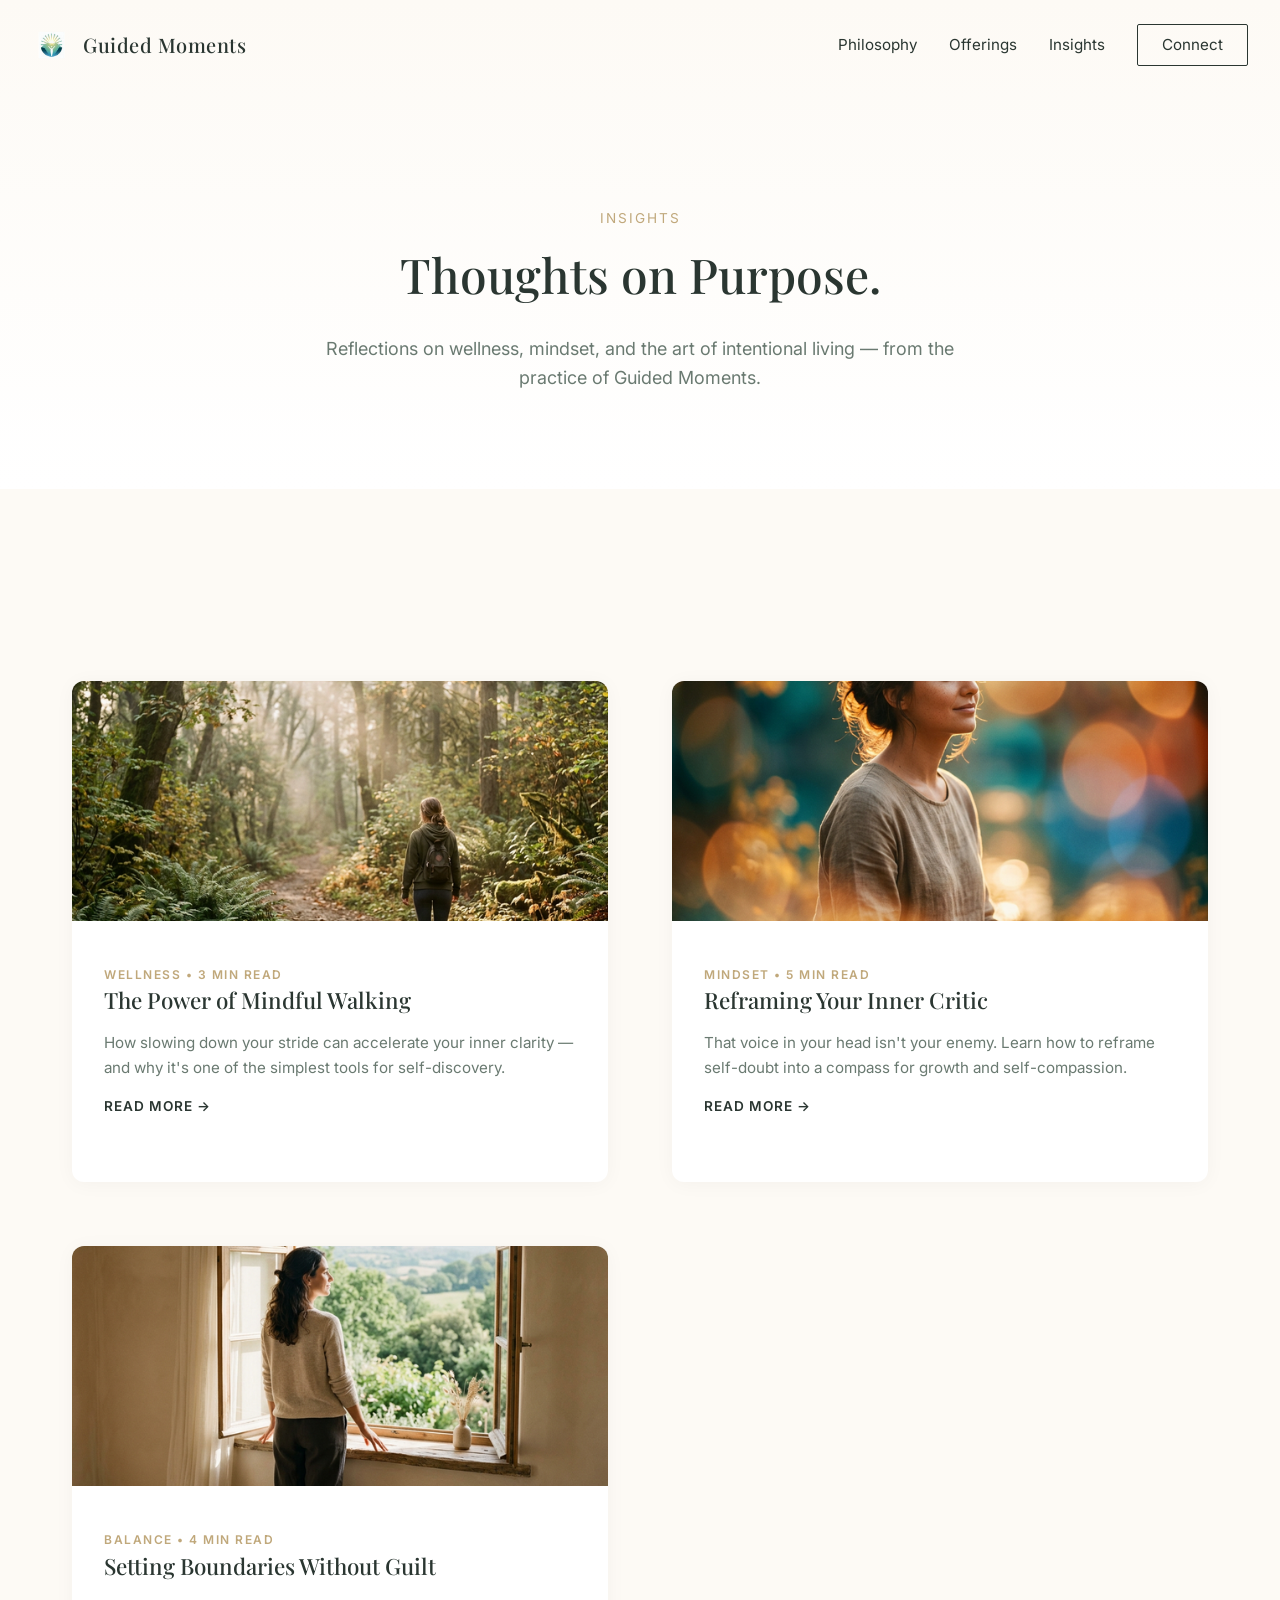
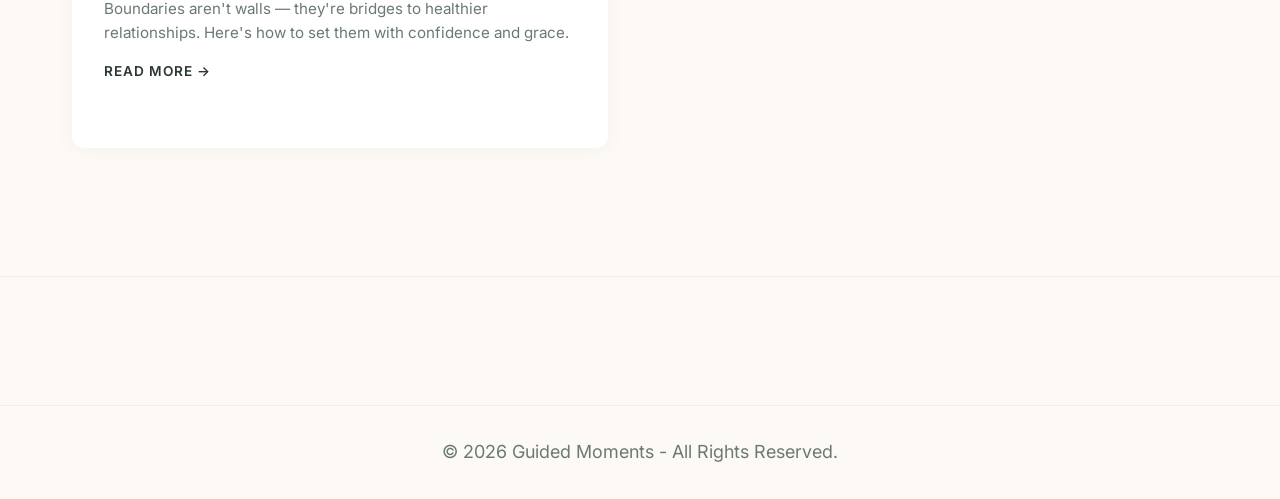
<file: blog/index.html>
<!DOCTYPE html>
<html lang="en">
<head>
    <meta charset="UTF-8">
    <meta name="viewport" content="width=device-width, initial-scale=1.0">
    <meta name="description" content="Insights on wellness, mindset, and purposeful living from Guided Moments life coach Zee M. Mitchell.">
    <title>Insights | Guided Moments Blog</title>
    <link rel="canonical" href="https://guidedmoments.com/blog/">
    <link rel="icon" type="image/x-icon" href="../assets/images/favicon.ico">
    <meta property="og:type" content="website">
    <meta property="og:title" content="Insights | Guided Moments Blog">
    <meta property="og:description" content="Thoughts on wellness, mindset, and purposeful living from certified life coach Zee M. Mitchell.">
    <meta property="og:image" content="https://guidedmoments.com/assets/images/hero.png">
    <link rel="preconnect" href="https://fonts.googleapis.com">
    <link rel="preconnect" href="https://fonts.gstatic.com" crossorigin>
    <link href="https://fonts.googleapis.com/css2?family=Inter:wght@300;400;500;600&family=Playfair+Display:wght@400;500;600&display=swap" rel="stylesheet">
    <link rel="stylesheet" href="../css/styles.css?v=5">
    <link rel="stylesheet" href="../css/blog.css?v=1">
</head>
<body>

    <nav class="navbar" id="navbar">
        <div class="nav-container">
            <a href="../index.html" class="logo">
                <img src="../assets/images/logo.png" alt="Guided Moments Logo" class="nav-logo-img">
                <span class="nav-logo-text">Guided Moments</span>
            </a>
            <button class="mobile-menu-btn" id="mobile-menu-btn" aria-label="Toggle Menu">
                <span></span><span></span><span></span>
            </button>
            <div class="nav-links" id="nav-links">
                <a href="../index.html#about" class="nav-link">Philosophy</a>
                <a href="../index.html#offerings" class="nav-link">Offerings</a>
                <a href="../index.html#insights" class="nav-link">Insights</a>
                <a href="../index.html#connect" class="nav-link cta-outline">Connect</a>
            </div>
        </div>
    </nav>

    <section class="blog-hero">
        <div class="container">
            <span class="section-label">Insights</span>
            <h1 class="section-title">Thoughts on Purpose.</h1>
            <p class="section-text mx-auto">Reflections on wellness, mindset, and the art of intentional living — from the practice of Guided Moments.</p>
        </div>
    </section>

    <section class="section">
        <div class="container">
            <div class="blog-grid">

                <a href="mindful-walking.html" class="blog-card">
                    <img src="../assets/images/blog-mindful-walking.png" alt="A person walking on a peaceful nature trail" class="blog-card-image">
                    <div class="blog-card-body">
                        <span class="blog-card-meta">Wellness • 3 min read</span>
                        <h2 class="blog-card-title">The Power of Mindful Walking</h2>
                        <p class="blog-card-excerpt">How slowing down your stride can accelerate your inner clarity — and why it's one of the simplest tools for self-discovery.</p>
                        <span class="blog-card-read">Read more →</span>
                    </div>
                </a>

                <a href="inner-critic.html" class="blog-card">
                    <img src="../assets/images/blog-inner-critic.png" alt="Person meditating in golden light" class="blog-card-image">
                    <div class="blog-card-body">
                        <span class="blog-card-meta">Mindset • 5 min read</span>
                        <h2 class="blog-card-title">Reframing Your Inner Critic</h2>
                        <p class="blog-card-excerpt">That voice in your head isn't your enemy. Learn how to reframe self-doubt into a compass for growth and self-compassion.</p>
                        <span class="blog-card-read">Read more →</span>
                    </div>
                </a>

                <a href="boundaries.html" class="blog-card">
                    <img src="../assets/images/blog-boundaries.png" alt="Person standing peacefully by a window" class="blog-card-image">
                    <div class="blog-card-body">
                        <span class="blog-card-meta">Balance • 4 min read</span>
                        <h2 class="blog-card-title">Setting Boundaries Without Guilt</h2>
                        <p class="blog-card-excerpt">Boundaries aren't walls — they're bridges to healthier relationships. Here's how to set them with confidence and grace.</p>
                        <span class="blog-card-read">Read more →</span>
                    </div>
                </a>

                <!-- TO ADD NEW BLOG POSTS: Copy the <a> block above, change the href, image, title, excerpt, and meta. -->

            </div>
        </div>
    </section>

    <footer class="footer">
        <div class="footer-bottom">
            <p>&copy; 2026 Guided Moments - All Rights Reserved.</p>
        </div>
    </footer>

    <script>
        // Mobile menu toggle
        const btn = document.getElementById('mobile-menu-btn');
        const nav = document.getElementById('nav-links');
        if (btn) btn.addEventListener('click', () => {
            btn.classList.toggle('active');
            nav.classList.toggle('active');
        });
    </script>
</body>
</html>
</file>
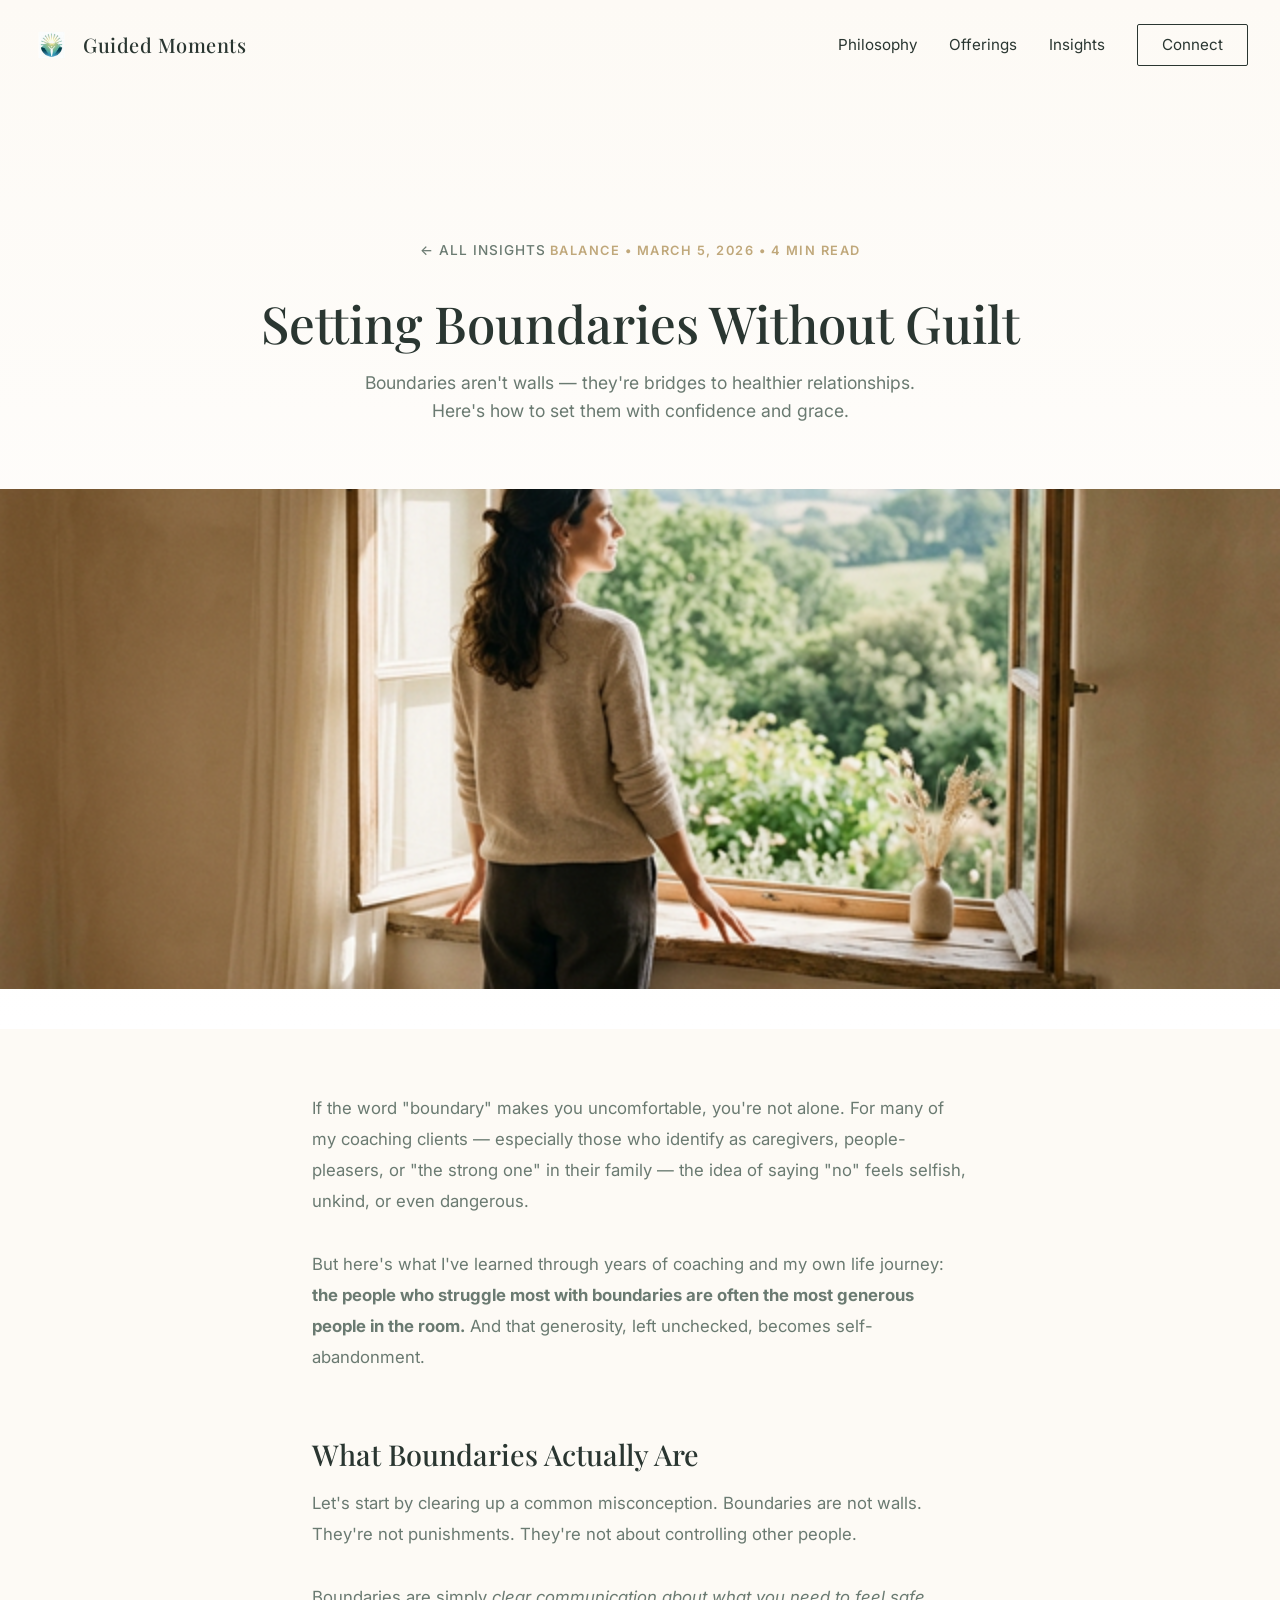
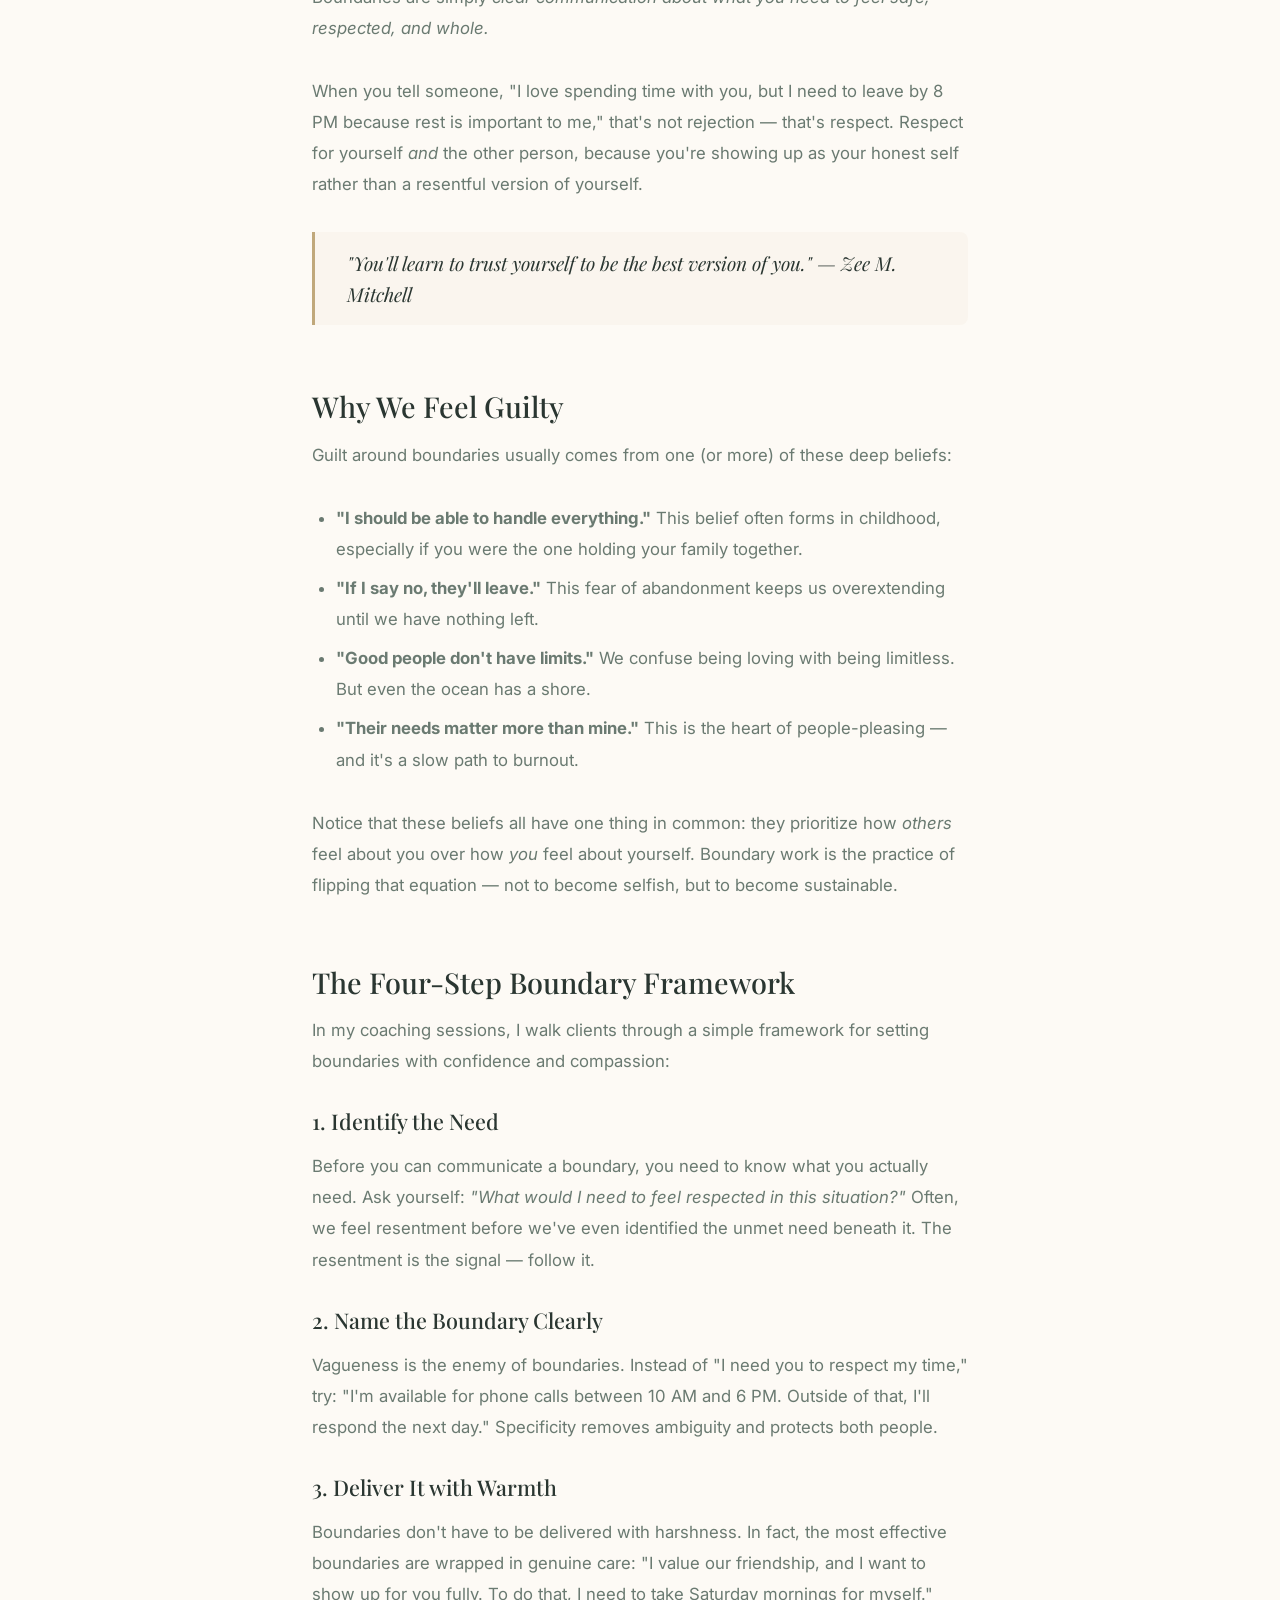
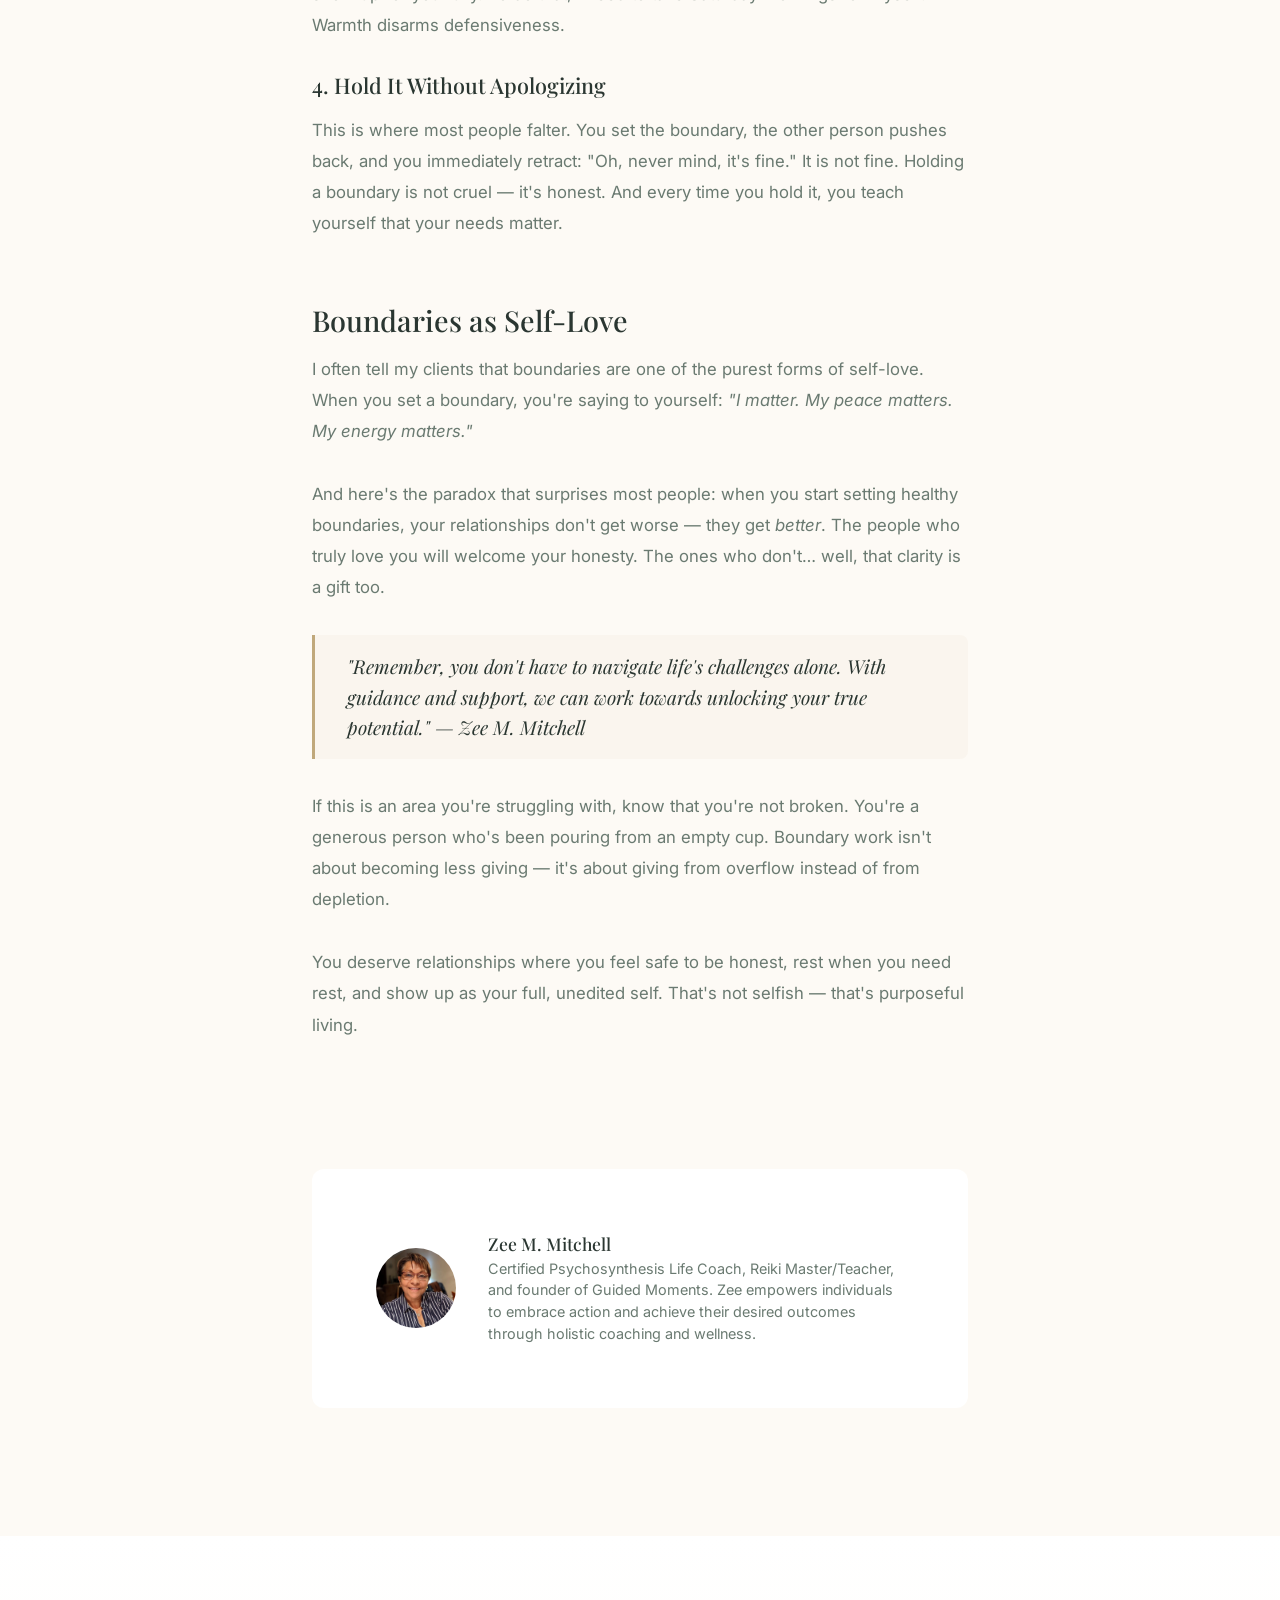
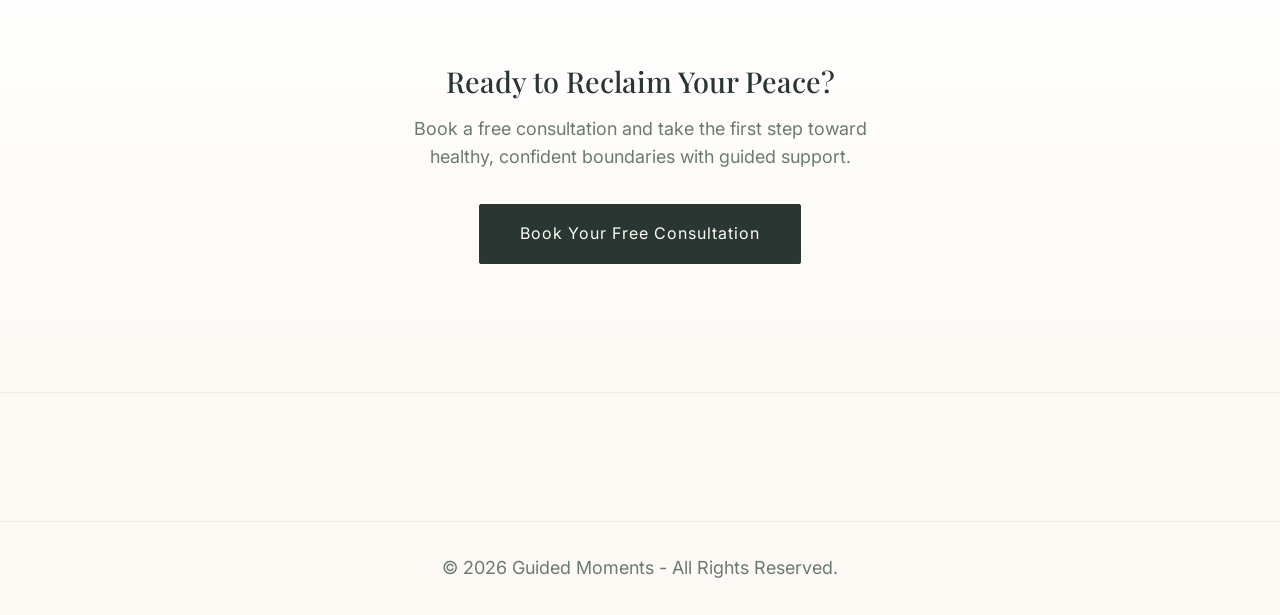
<file: blog/boundaries.html>
<!DOCTYPE html>
<html lang="en">
<head>
    <meta charset="UTF-8">
    <meta name="viewport" content="width=device-width, initial-scale=1.0">
    <meta name="description" content="Boundaries aren't walls — they're bridges to healthier relationships. Learn how to set them with confidence, grace, and without guilt.">
    <title>Setting Boundaries Without Guilt | Guided Moments</title>
    <link rel="canonical" href="https://guidedmoments.com/blog/boundaries.html">
    <link rel="icon" type="image/x-icon" href="../assets/images/favicon.ico">
    <meta property="og:type" content="article">
    <meta property="og:title" content="Setting Boundaries Without Guilt">
    <meta property="og:description" content="Boundaries aren't walls — they're bridges to healthier relationships.">
    <meta property="og:image" content="https://guidedmoments.com/assets/images/blog-boundaries.png">
    <meta property="article:published_time" content="2026-03-05">
    <meta property="article:author" content="Zee M. Mitchell">
    <link rel="preconnect" href="https://fonts.googleapis.com">
    <link rel="preconnect" href="https://fonts.gstatic.com" crossorigin>
    <link href="https://fonts.googleapis.com/css2?family=Inter:wght@300;400;500;600&family=Playfair+Display:wght@400;500;600&display=swap" rel="stylesheet">
    <link rel="stylesheet" href="../css/styles.css?v=5">
    <link rel="stylesheet" href="../css/blog.css?v=1">
    <script type="application/ld+json">
    {
      "@context": "https://schema.org",
      "@type": "BlogPosting",
      "headline": "Setting Boundaries Without Guilt",
      "image": "https://guidedmoments.com/assets/images/blog-boundaries.png",
      "author": { "@type": "Person", "name": "Zee M. Mitchell" },
      "publisher": { "@type": "Organization", "name": "Guided Moments" },
      "datePublished": "2026-03-05",
      "description": "Boundaries aren't walls — they're bridges to healthier relationships."
    }
    </script>
</head>
<body>

    <nav class="navbar" id="navbar">
        <div class="nav-container">
            <a href="../index.html" class="logo">
                <img src="../assets/images/logo.png" alt="Guided Moments Logo" class="nav-logo-img">
                <span class="nav-logo-text">Guided Moments</span>
            </a>
            <button class="mobile-menu-btn" id="mobile-menu-btn" aria-label="Toggle Menu">
                <span></span><span></span><span></span>
            </button>
            <div class="nav-links" id="nav-links">
                <a href="../index.html#about" class="nav-link">Philosophy</a>
                <a href="../index.html#offerings" class="nav-link">Offerings</a>
                <a href="index.html" class="nav-link">Insights</a>
                <a href="../index.html#connect" class="nav-link cta-outline">Connect</a>
            </div>
        </div>
    </nav>

    <article>
        <header class="article-header">
            <div class="container">
                <a href="index.html" class="back-link">← All Insights</a>
                <span class="article-meta">Balance • March 5, 2026 • 4 min read</span>
                <h1 class="article-title">Setting Boundaries Without Guilt</h1>
                <p class="article-subtitle">Boundaries aren't walls — they're bridges to healthier relationships. Here's how to set them with confidence and grace.</p>
            </div>
            <img src="../assets/images/blog-boundaries.png" alt="Person standing peacefully by an open window looking out at nature" class="article-hero-img">
        </header>

        <div class="article-body">

            <p>If the word "boundary" makes you uncomfortable, you're not alone. For many of my coaching clients — especially those who identify as caregivers, people-pleasers, or "the strong one" in their family — the idea of saying "no" feels selfish, unkind, or even dangerous.</p>

            <p>But here's what I've learned through years of coaching and my own life journey: <strong>the people who struggle most with boundaries are often the most generous people in the room.</strong> And that generosity, left unchecked, becomes self-abandonment.</p>

            <h2>What Boundaries Actually Are</h2>

            <p>Let's start by clearing up a common misconception. Boundaries are not walls. They're not punishments. They're not about controlling other people.</p>

            <p>Boundaries are simply <em>clear communication about what you need to feel safe, respected, and whole.</em></p>

            <p>When you tell someone, "I love spending time with you, but I need to leave by 8 PM because rest is important to me," that's not rejection — that's respect. Respect for yourself <em>and</em> the other person, because you're showing up as your honest self rather than a resentful version of yourself.</p>

            <blockquote>"You'll learn to trust yourself to be the best version of you." — Zee M. Mitchell</blockquote>

            <h2>Why We Feel Guilty</h2>

            <p>Guilt around boundaries usually comes from one (or more) of these deep beliefs:</p>

            <ul>
                <li><strong>"I should be able to handle everything."</strong> This belief often forms in childhood, especially if you were the one holding your family together.</li>
                <li><strong>"If I say no, they'll leave."</strong> This fear of abandonment keeps us overextending until we have nothing left.</li>
                <li><strong>"Good people don't have limits."</strong> We confuse being loving with being limitless. But even the ocean has a shore.</li>
                <li><strong>"Their needs matter more than mine."</strong> This is the heart of people-pleasing — and it's a slow path to burnout.</li>
            </ul>

            <p>Notice that these beliefs all have one thing in common: they prioritize how <em>others</em> feel about you over how <em>you</em> feel about yourself. Boundary work is the practice of flipping that equation — not to become selfish, but to become sustainable.</p>

            <h2>The Four-Step Boundary Framework</h2>

            <p>In my coaching sessions, I walk clients through a simple framework for setting boundaries with confidence and compassion:</p>

            <h3>1. Identify the Need</h3>
            <p>Before you can communicate a boundary, you need to know what you actually need. Ask yourself: <em>"What would I need to feel respected in this situation?"</em> Often, we feel resentment before we've even identified the unmet need beneath it. The resentment is the signal — follow it.</p>

            <h3>2. Name the Boundary Clearly</h3>
            <p>Vagueness is the enemy of boundaries. Instead of "I need you to respect my time," try: "I'm available for phone calls between 10 AM and 6 PM. Outside of that, I'll respond the next day." Specificity removes ambiguity and protects both people.</p>

            <h3>3. Deliver It with Warmth</h3>
            <p>Boundaries don't have to be delivered with harshness. In fact, the most effective boundaries are wrapped in genuine care: "I value our friendship, and I want to show up for you fully. To do that, I need to take Saturday mornings for myself." Warmth disarms defensiveness.</p>

            <h3>4. Hold It Without Apologizing</h3>
            <p>This is where most people falter. You set the boundary, the other person pushes back, and you immediately retract: "Oh, never mind, it's fine." It is not fine. Holding a boundary is not cruel — it's honest. And every time you hold it, you teach yourself that your needs matter.</p>

            <h2>Boundaries as Self-Love</h2>

            <p>I often tell my clients that boundaries are one of the purest forms of self-love. When you set a boundary, you're saying to yourself: <em>"I matter. My peace matters. My energy matters."</em></p>

            <p>And here's the paradox that surprises most people: when you start setting healthy boundaries, your relationships don't get worse — they get <em>better</em>. The people who truly love you will welcome your honesty. The ones who don't… well, that clarity is a gift too.</p>

            <blockquote>"Remember, you don't have to navigate life's challenges alone. With guidance and support, we can work towards unlocking your true potential." — Zee M. Mitchell</blockquote>

            <p>If this is an area you're struggling with, know that you're not broken. You're a generous person who's been pouring from an empty cup. Boundary work isn't about becoming less giving — it's about giving from overflow instead of from depletion.</p>

            <p>You deserve relationships where you feel safe to be honest, rest when you need rest, and show up as your full, unedited self. That's not selfish — that's purposeful living.</p>

            <div class="author-box">
                <img src="../assets/images/zee_mitchel.jpg" alt="Zee M. Mitchell" class="author-avatar">
                <div class="author-info">
                    <h4>Zee M. Mitchell</h4>
                    <p>Certified Psychosynthesis Life Coach, Reiki Master/Teacher, and founder of Guided Moments. Zee empowers individuals to embrace action and achieve their desired outcomes through holistic coaching and wellness.</p>
                </div>
            </div>
        </div>
    </article>

    <section class="article-cta">
        <h3>Ready to Reclaim Your Peace?</h3>
        <p>Book a free consultation and take the first step toward healthy, confident boundaries with guided support.</p>
        <a href="mailto:zeemitchellgm@gmail.com?subject=Free%20Consultation%20Request" class="btn-primary">Book Your Free Consultation</a>
    </section>

    <footer class="footer">
        <div class="footer-bottom">
            <p>&copy; 2026 Guided Moments - All Rights Reserved.</p>
        </div>
    </footer>

    <script>
        const btn = document.getElementById('mobile-menu-btn');
        const nav = document.getElementById('nav-links');
        if (btn) btn.addEventListener('click', () => { btn.classList.toggle('active'); nav.classList.toggle('active'); });
    </script>
</body>
</html>
</file>
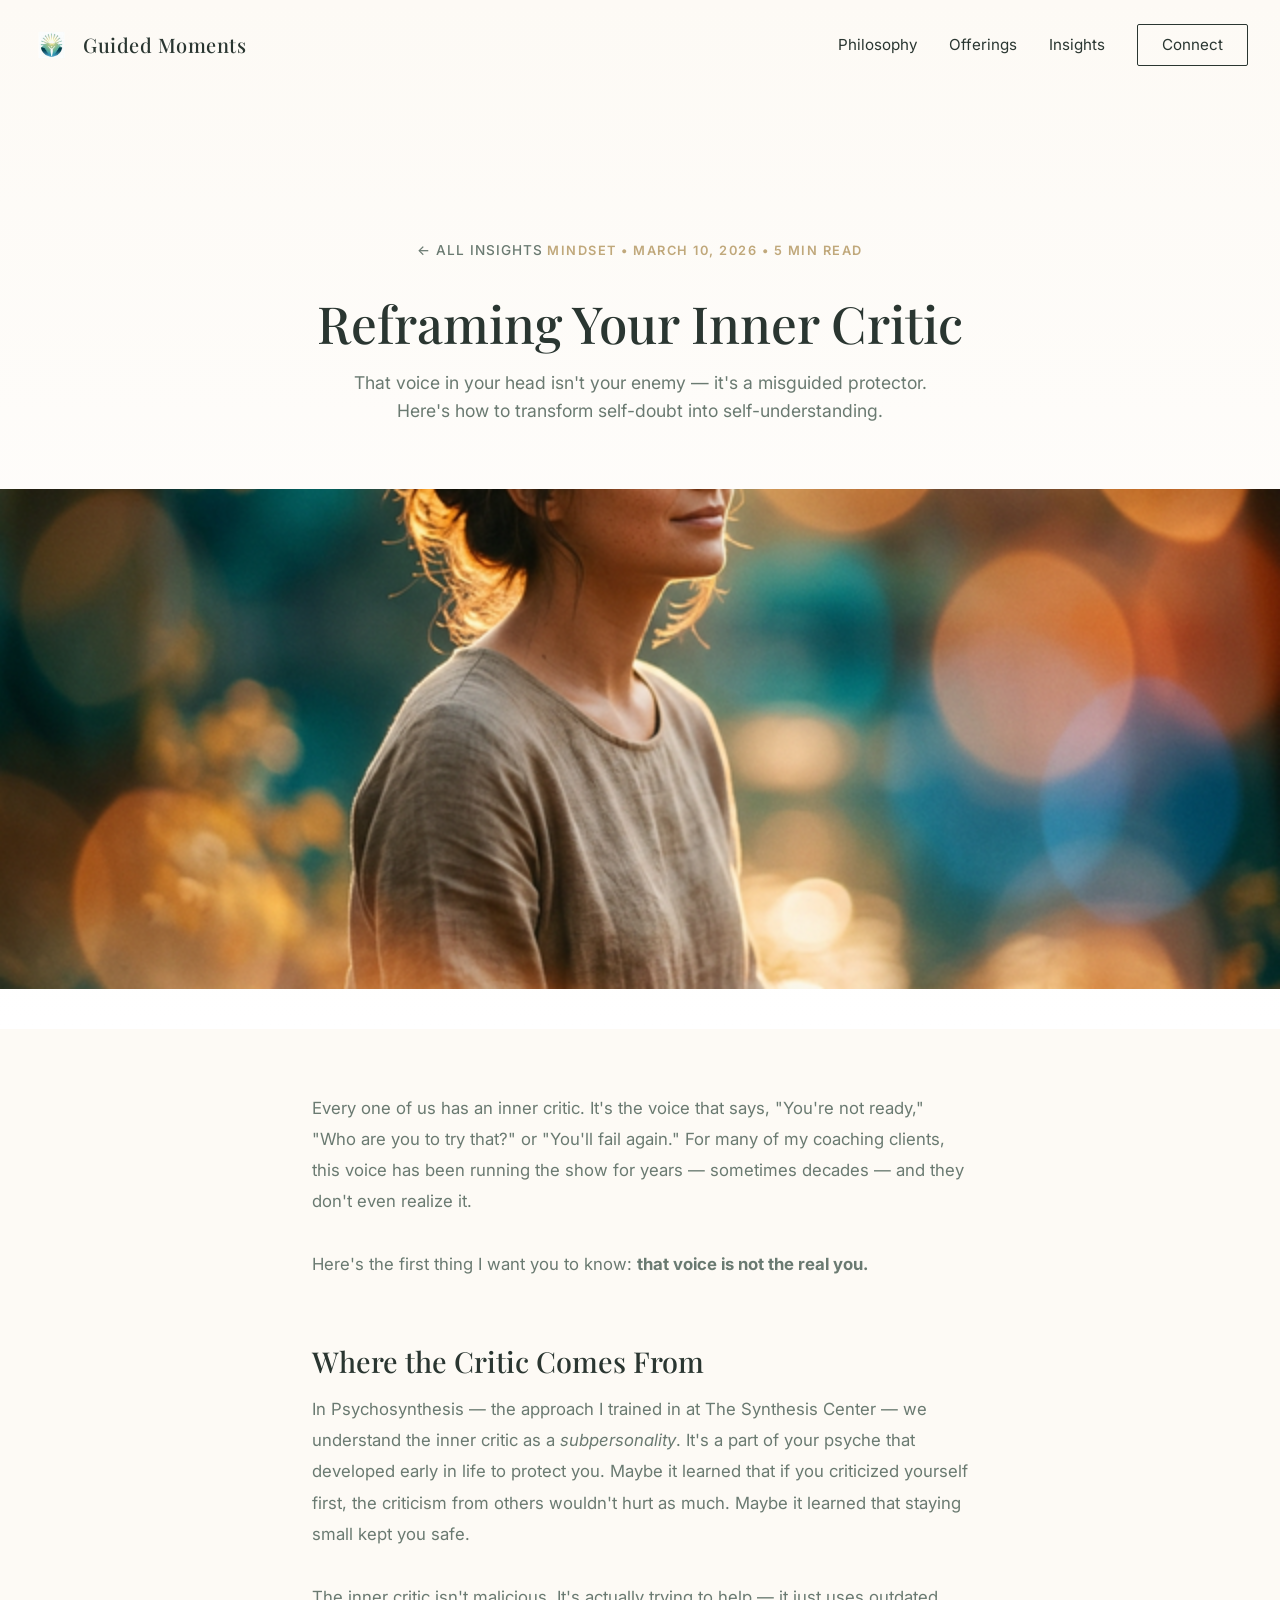
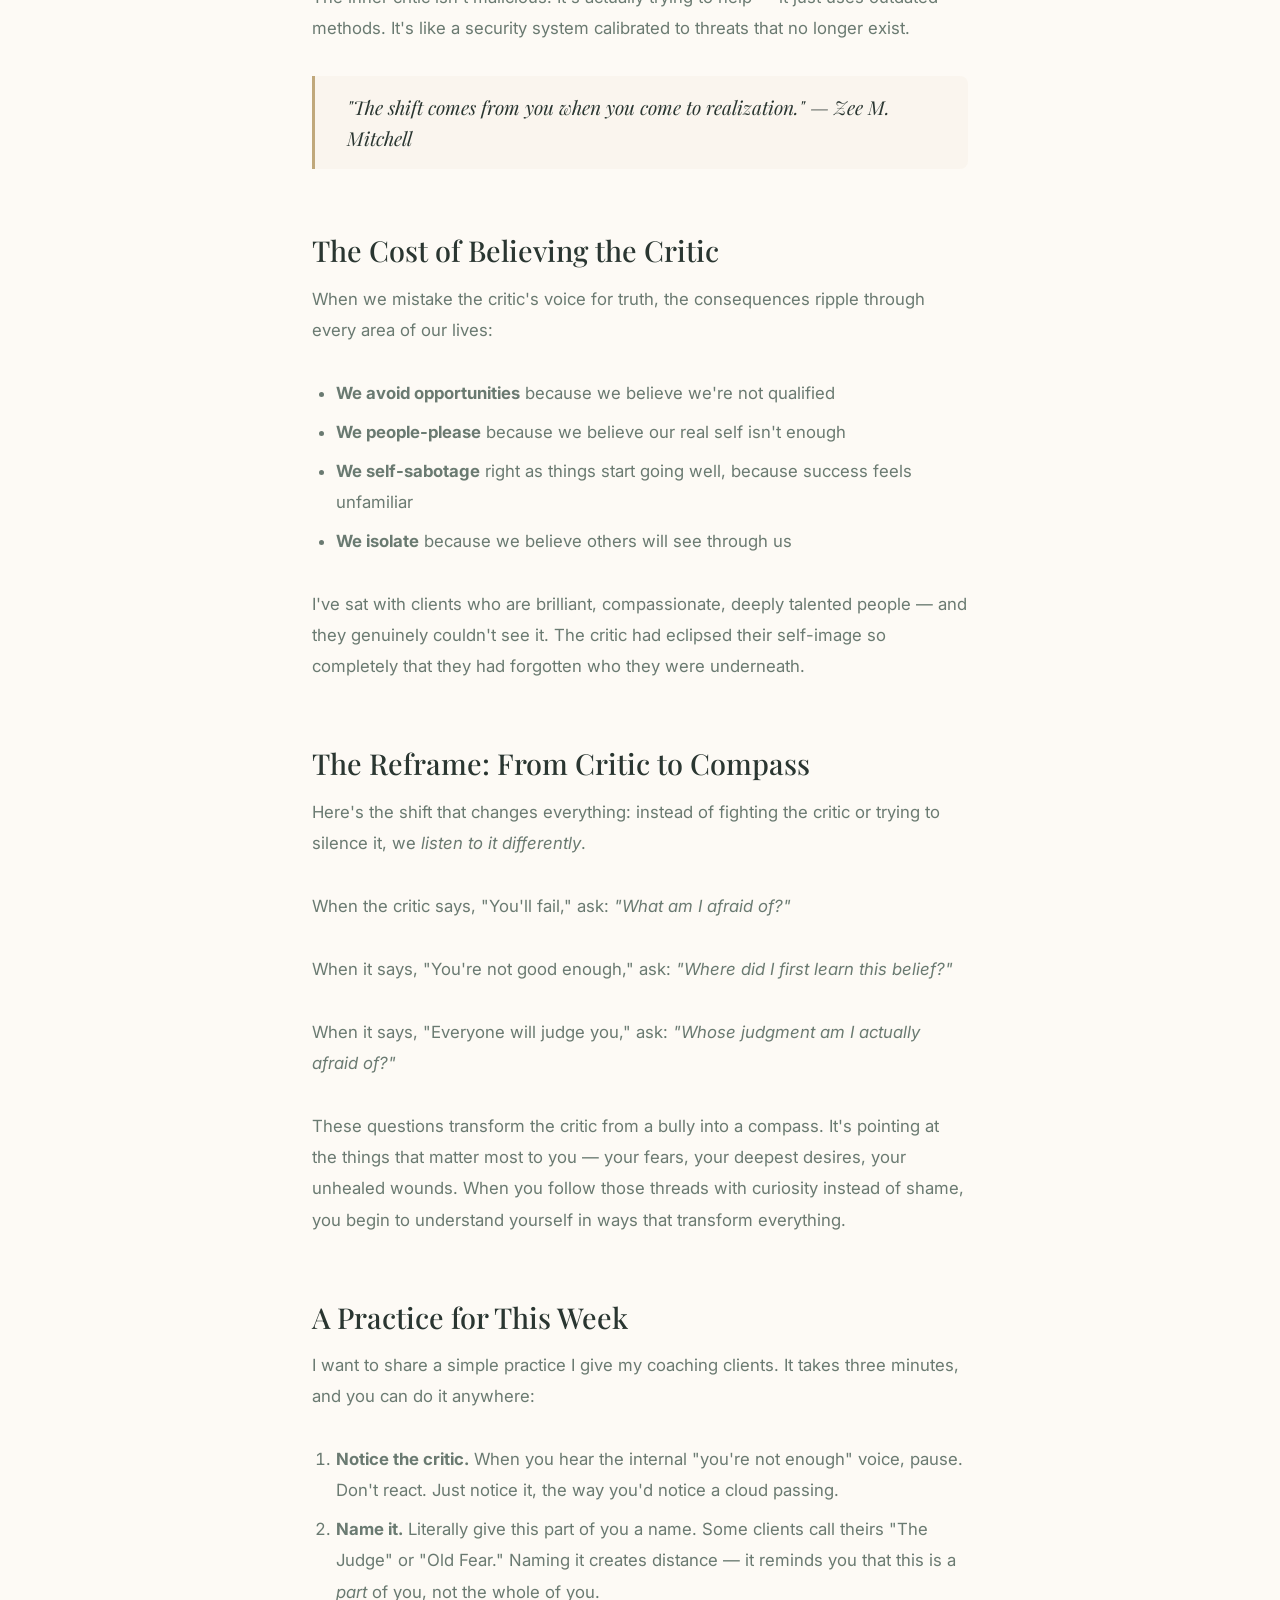
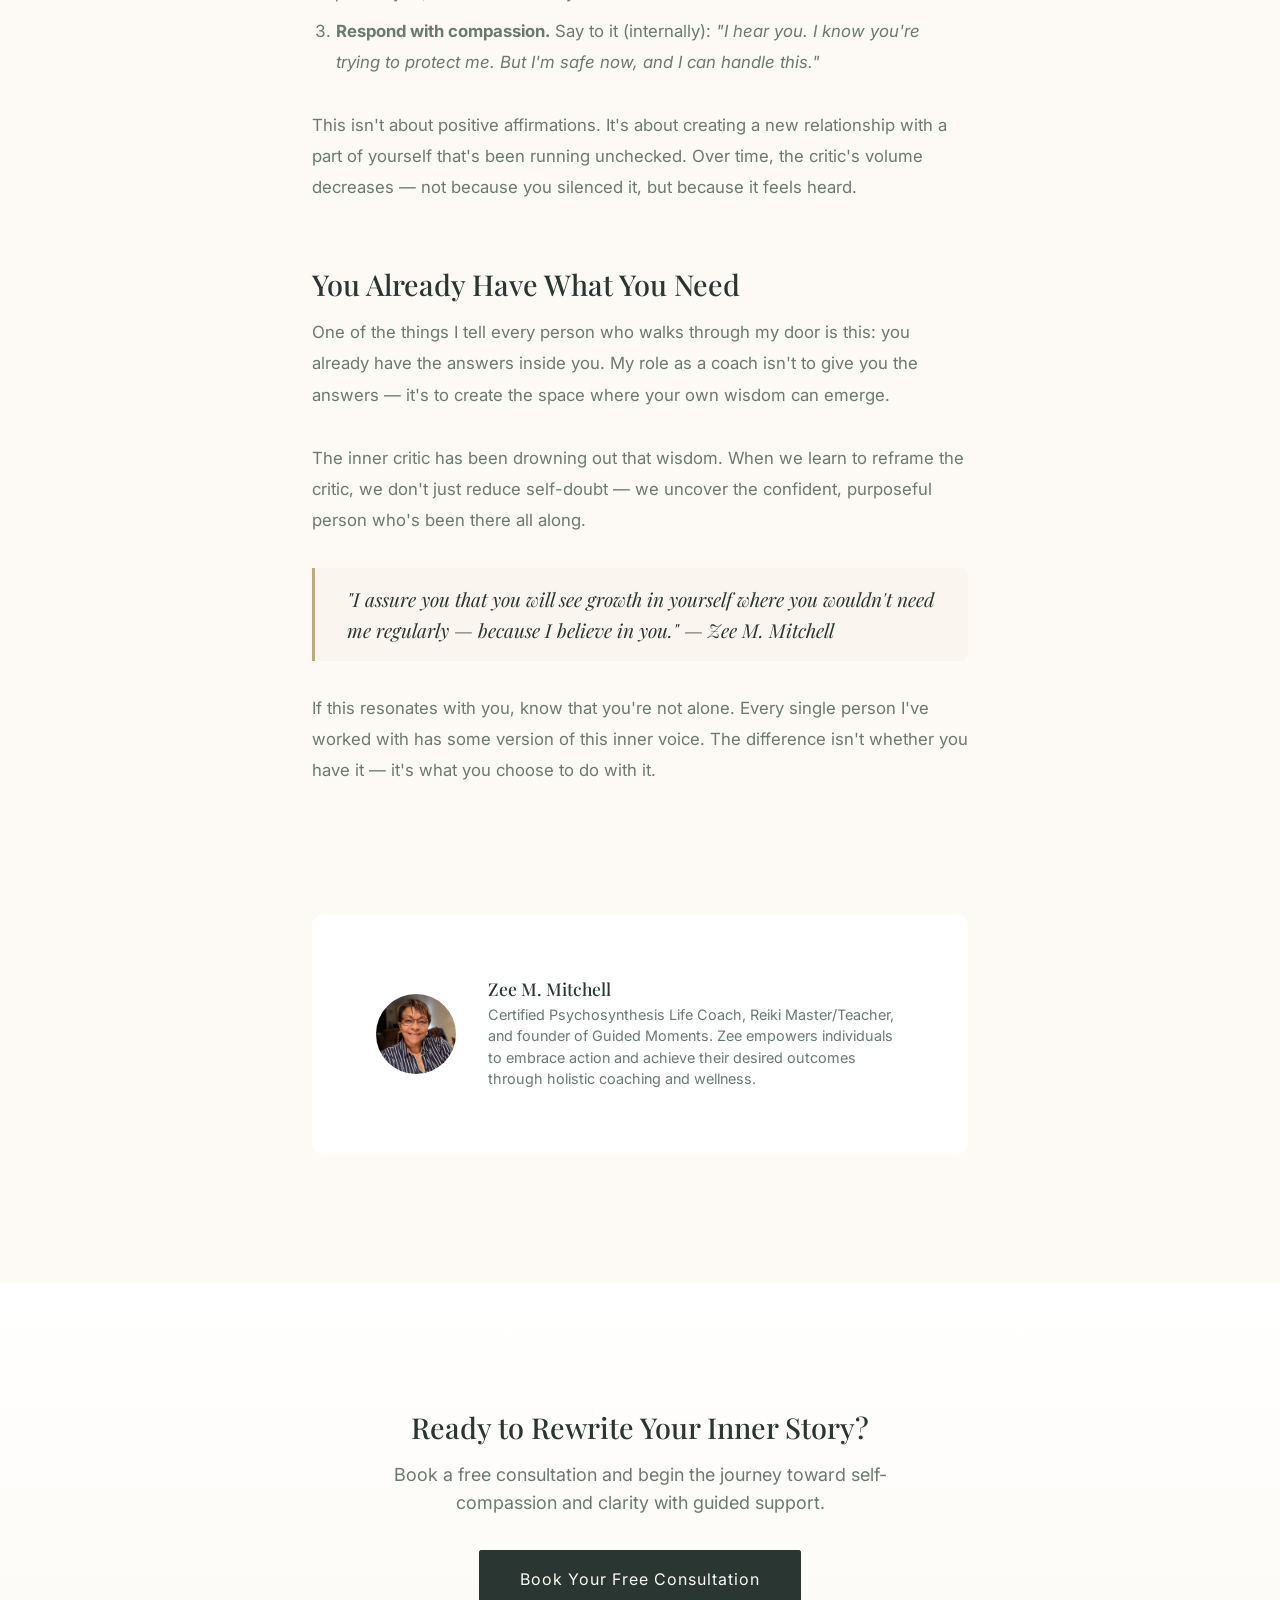
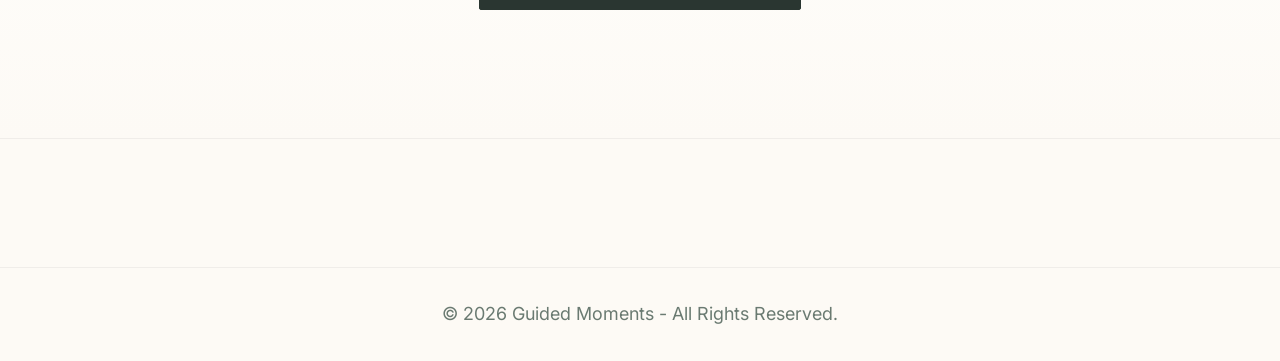
<file: blog/inner-critic.html>
<!DOCTYPE html>
<html lang="en">
<head>
    <meta charset="UTF-8">
    <meta name="viewport" content="width=device-width, initial-scale=1.0">
    <meta name="description" content="That voice in your head isn't your enemy. Learn how to reframe self-doubt into a compass for growth, self-compassion, and personal transformation.">
    <title>Reframing Your Inner Critic | Guided Moments</title>
    <link rel="canonical" href="https://guidedmoments.com/blog/inner-critic.html">
    <link rel="icon" type="image/x-icon" href="../assets/images/favicon.ico">
    <meta property="og:type" content="article">
    <meta property="og:title" content="Reframing Your Inner Critic">
    <meta property="og:description" content="That voice in your head isn't your enemy. Learn to reframe self-doubt into a compass for growth.">
    <meta property="og:image" content="https://guidedmoments.com/assets/images/blog-inner-critic.png">
    <meta property="article:published_time" content="2026-03-10">
    <meta property="article:author" content="Zee M. Mitchell">
    <link rel="preconnect" href="https://fonts.googleapis.com">
    <link rel="preconnect" href="https://fonts.gstatic.com" crossorigin>
    <link href="https://fonts.googleapis.com/css2?family=Inter:wght@300;400;500;600&family=Playfair+Display:wght@400;500;600&display=swap" rel="stylesheet">
    <link rel="stylesheet" href="../css/styles.css?v=5">
    <link rel="stylesheet" href="../css/blog.css?v=1">
    <script type="application/ld+json">
    {
      "@context": "https://schema.org",
      "@type": "BlogPosting",
      "headline": "Reframing Your Inner Critic",
      "image": "https://guidedmoments.com/assets/images/blog-inner-critic.png",
      "author": { "@type": "Person", "name": "Zee M. Mitchell" },
      "publisher": { "@type": "Organization", "name": "Guided Moments" },
      "datePublished": "2026-03-10",
      "description": "That voice in your head isn't your enemy. Learn to reframe self-doubt into a compass for growth."
    }
    </script>
</head>
<body>

    <nav class="navbar" id="navbar">
        <div class="nav-container">
            <a href="../index.html" class="logo">
                <img src="../assets/images/logo.png" alt="Guided Moments Logo" class="nav-logo-img">
                <span class="nav-logo-text">Guided Moments</span>
            </a>
            <button class="mobile-menu-btn" id="mobile-menu-btn" aria-label="Toggle Menu">
                <span></span><span></span><span></span>
            </button>
            <div class="nav-links" id="nav-links">
                <a href="../index.html#about" class="nav-link">Philosophy</a>
                <a href="../index.html#offerings" class="nav-link">Offerings</a>
                <a href="index.html" class="nav-link">Insights</a>
                <a href="../index.html#connect" class="nav-link cta-outline">Connect</a>
            </div>
        </div>
    </nav>

    <article>
        <header class="article-header">
            <div class="container">
                <a href="index.html" class="back-link">← All Insights</a>
                <span class="article-meta">Mindset • March 10, 2026 • 5 min read</span>
                <h1 class="article-title">Reframing Your Inner Critic</h1>
                <p class="article-subtitle">That voice in your head isn't your enemy — it's a misguided protector. Here's how to transform self-doubt into self-understanding.</p>
            </div>
            <img src="../assets/images/blog-inner-critic.png" alt="Person meditating peacefully in golden light" class="article-hero-img">
        </header>

        <div class="article-body">

            <p>Every one of us has an inner critic. It's the voice that says, "You're not ready," "Who are you to try that?" or "You'll fail again." For many of my coaching clients, this voice has been running the show for years — sometimes decades — and they don't even realize it.</p>

            <p>Here's the first thing I want you to know: <strong>that voice is not the real you.</strong></p>

            <h2>Where the Critic Comes From</h2>

            <p>In Psychosynthesis — the approach I trained in at The Synthesis Center — we understand the inner critic as a <em>subpersonality</em>. It's a part of your psyche that developed early in life to protect you. Maybe it learned that if you criticized yourself first, the criticism from others wouldn't hurt as much. Maybe it learned that staying small kept you safe.</p>

            <p>The inner critic isn't malicious. It's actually trying to help — it just uses outdated methods. It's like a security system calibrated to threats that no longer exist.</p>

            <blockquote>"The shift comes from you when you come to realization." — Zee M. Mitchell</blockquote>

            <h2>The Cost of Believing the Critic</h2>

            <p>When we mistake the critic's voice for truth, the consequences ripple through every area of our lives:</p>

            <ul>
                <li><strong>We avoid opportunities</strong> because we believe we're not qualified</li>
                <li><strong>We people-please</strong> because we believe our real self isn't enough</li>
                <li><strong>We self-sabotage</strong> right as things start going well, because success feels unfamiliar</li>
                <li><strong>We isolate</strong> because we believe others will see through us</li>
            </ul>

            <p>I've sat with clients who are brilliant, compassionate, deeply talented people — and they genuinely couldn't see it. The critic had eclipsed their self-image so completely that they had forgotten who they were underneath.</p>

            <h2>The Reframe: From Critic to Compass</h2>

            <p>Here's the shift that changes everything: instead of fighting the critic or trying to silence it, we <em>listen to it differently</em>.</p>

            <p>When the critic says, "You'll fail," ask: <em>"What am I afraid of?"</em></p>

            <p>When it says, "You're not good enough," ask: <em>"Where did I first learn this belief?"</em></p>

            <p>When it says, "Everyone will judge you," ask: <em>"Whose judgment am I actually afraid of?"</em></p>

            <p>These questions transform the critic from a bully into a compass. It's pointing at the things that matter most to you — your fears, your deepest desires, your unhealed wounds. When you follow those threads with curiosity instead of shame, you begin to understand yourself in ways that transform everything.</p>

            <h2>A Practice for This Week</h2>

            <p>I want to share a simple practice I give my coaching clients. It takes three minutes, and you can do it anywhere:</p>

            <ol>
                <li><strong>Notice the critic.</strong> When you hear the internal "you're not enough" voice, pause. Don't react. Just notice it, the way you'd notice a cloud passing.</li>
                <li><strong>Name it.</strong> Literally give this part of you a name. Some clients call theirs "The Judge" or "Old Fear." Naming it creates distance — it reminds you that this is a <em>part</em> of you, not the whole of you.</li>
                <li><strong>Respond with compassion.</strong> Say to it (internally): <em>"I hear you. I know you're trying to protect me. But I'm safe now, and I can handle this."</em></li>
            </ol>

            <p>This isn't about positive affirmations. It's about creating a new relationship with a part of yourself that's been running unchecked. Over time, the critic's volume decreases — not because you silenced it, but because it feels heard.</p>

            <h2>You Already Have What You Need</h2>

            <p>One of the things I tell every person who walks through my door is this: you already have the answers inside you. My role as a coach isn't to give you the answers — it's to create the space where your own wisdom can emerge.</p>

            <p>The inner critic has been drowning out that wisdom. When we learn to reframe the critic, we don't just reduce self-doubt — we uncover the confident, purposeful person who's been there all along.</p>

            <blockquote>"I assure you that you will see growth in yourself where you wouldn't need me regularly — because I believe in you." — Zee M. Mitchell</blockquote>

            <p>If this resonates with you, know that you're not alone. Every single person I've worked with has some version of this inner voice. The difference isn't whether you have it — it's what you choose to do with it.</p>

            <div class="author-box">
                <img src="../assets/images/zee_mitchel.jpg" alt="Zee M. Mitchell" class="author-avatar">
                <div class="author-info">
                    <h4>Zee M. Mitchell</h4>
                    <p>Certified Psychosynthesis Life Coach, Reiki Master/Teacher, and founder of Guided Moments. Zee empowers individuals to embrace action and achieve their desired outcomes through holistic coaching and wellness.</p>
                </div>
            </div>
        </div>
    </article>

    <section class="article-cta">
        <h3>Ready to Rewrite Your Inner Story?</h3>
        <p>Book a free consultation and begin the journey toward self-compassion and clarity with guided support.</p>
        <a href="mailto:zeemitchellgm@gmail.com?subject=Free%20Consultation%20Request" class="btn-primary">Book Your Free Consultation</a>
    </section>

    <footer class="footer">
        <div class="footer-bottom">
            <p>&copy; 2026 Guided Moments - All Rights Reserved.</p>
        </div>
    </footer>

    <script>
        const btn = document.getElementById('mobile-menu-btn');
        const nav = document.getElementById('nav-links');
        if (btn) btn.addEventListener('click', () => { btn.classList.toggle('active'); nav.classList.toggle('active'); });
    </script>
</body>
</html>
</file>
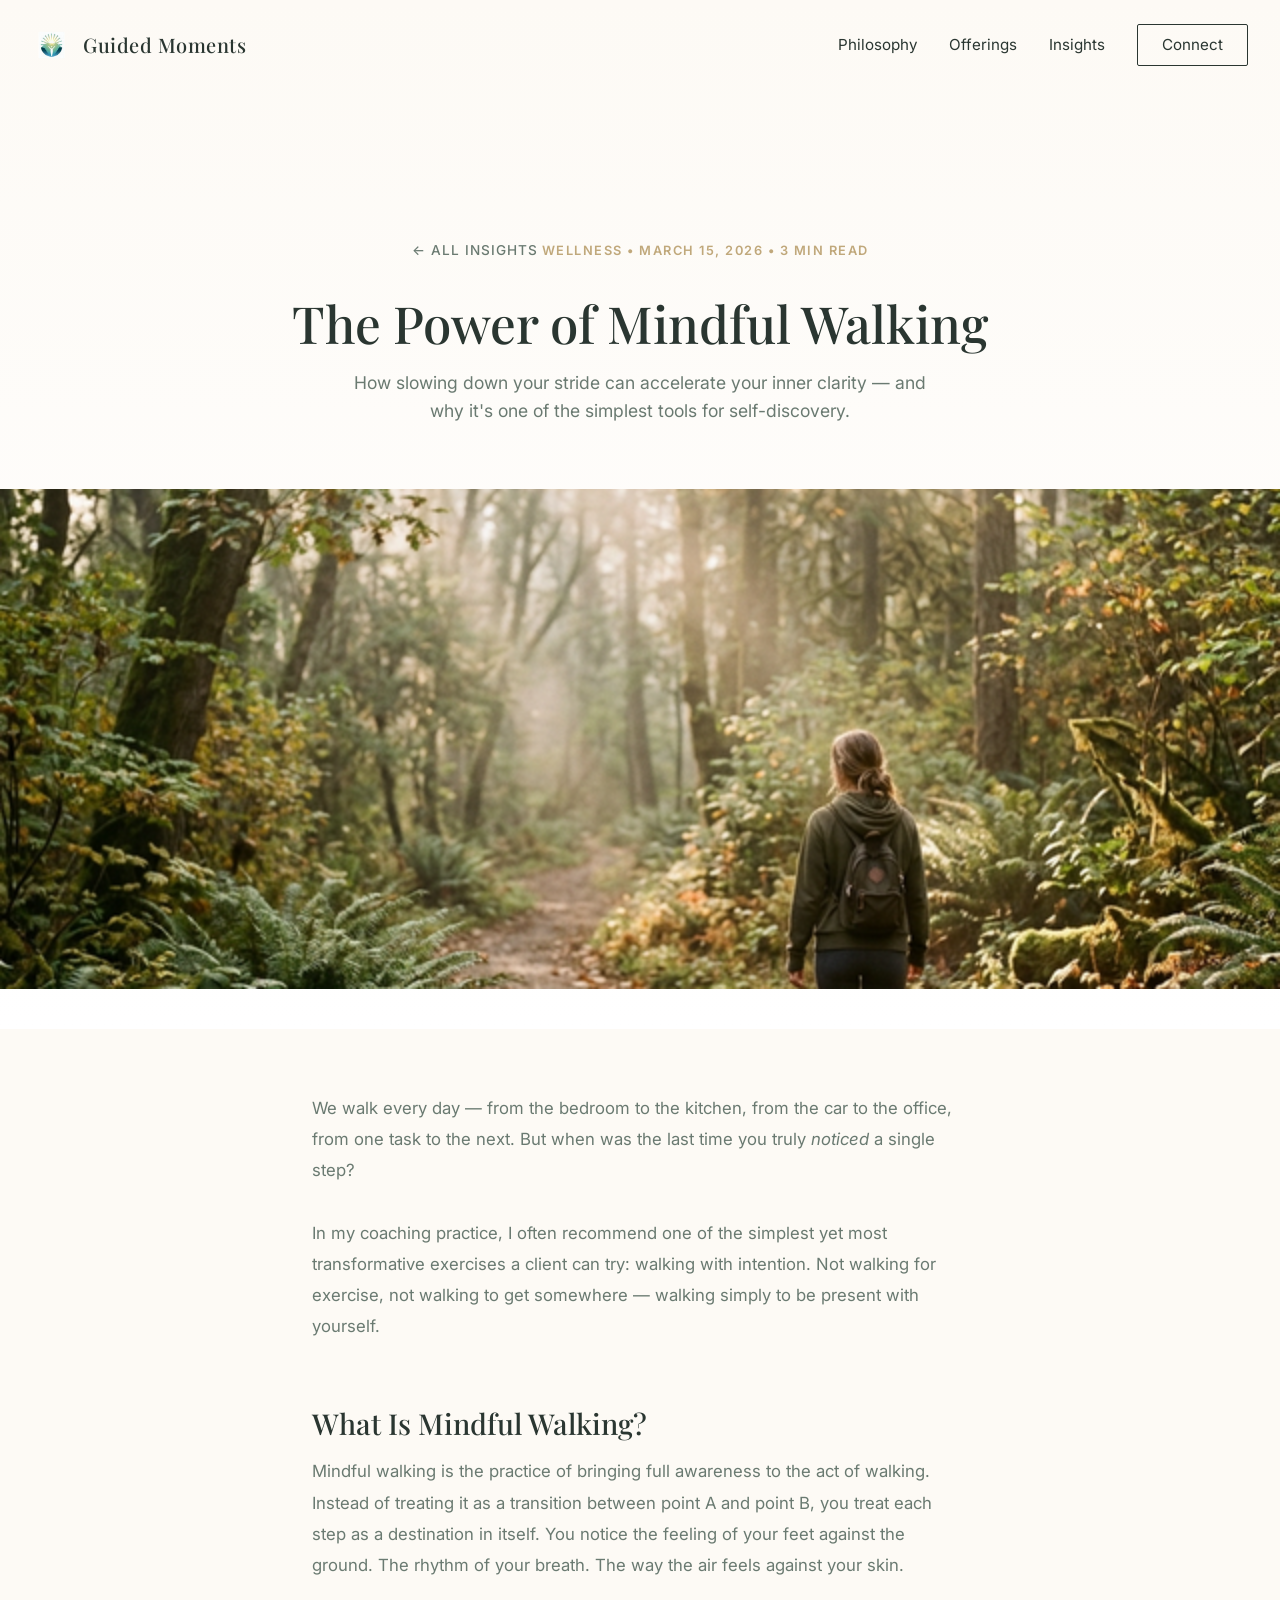
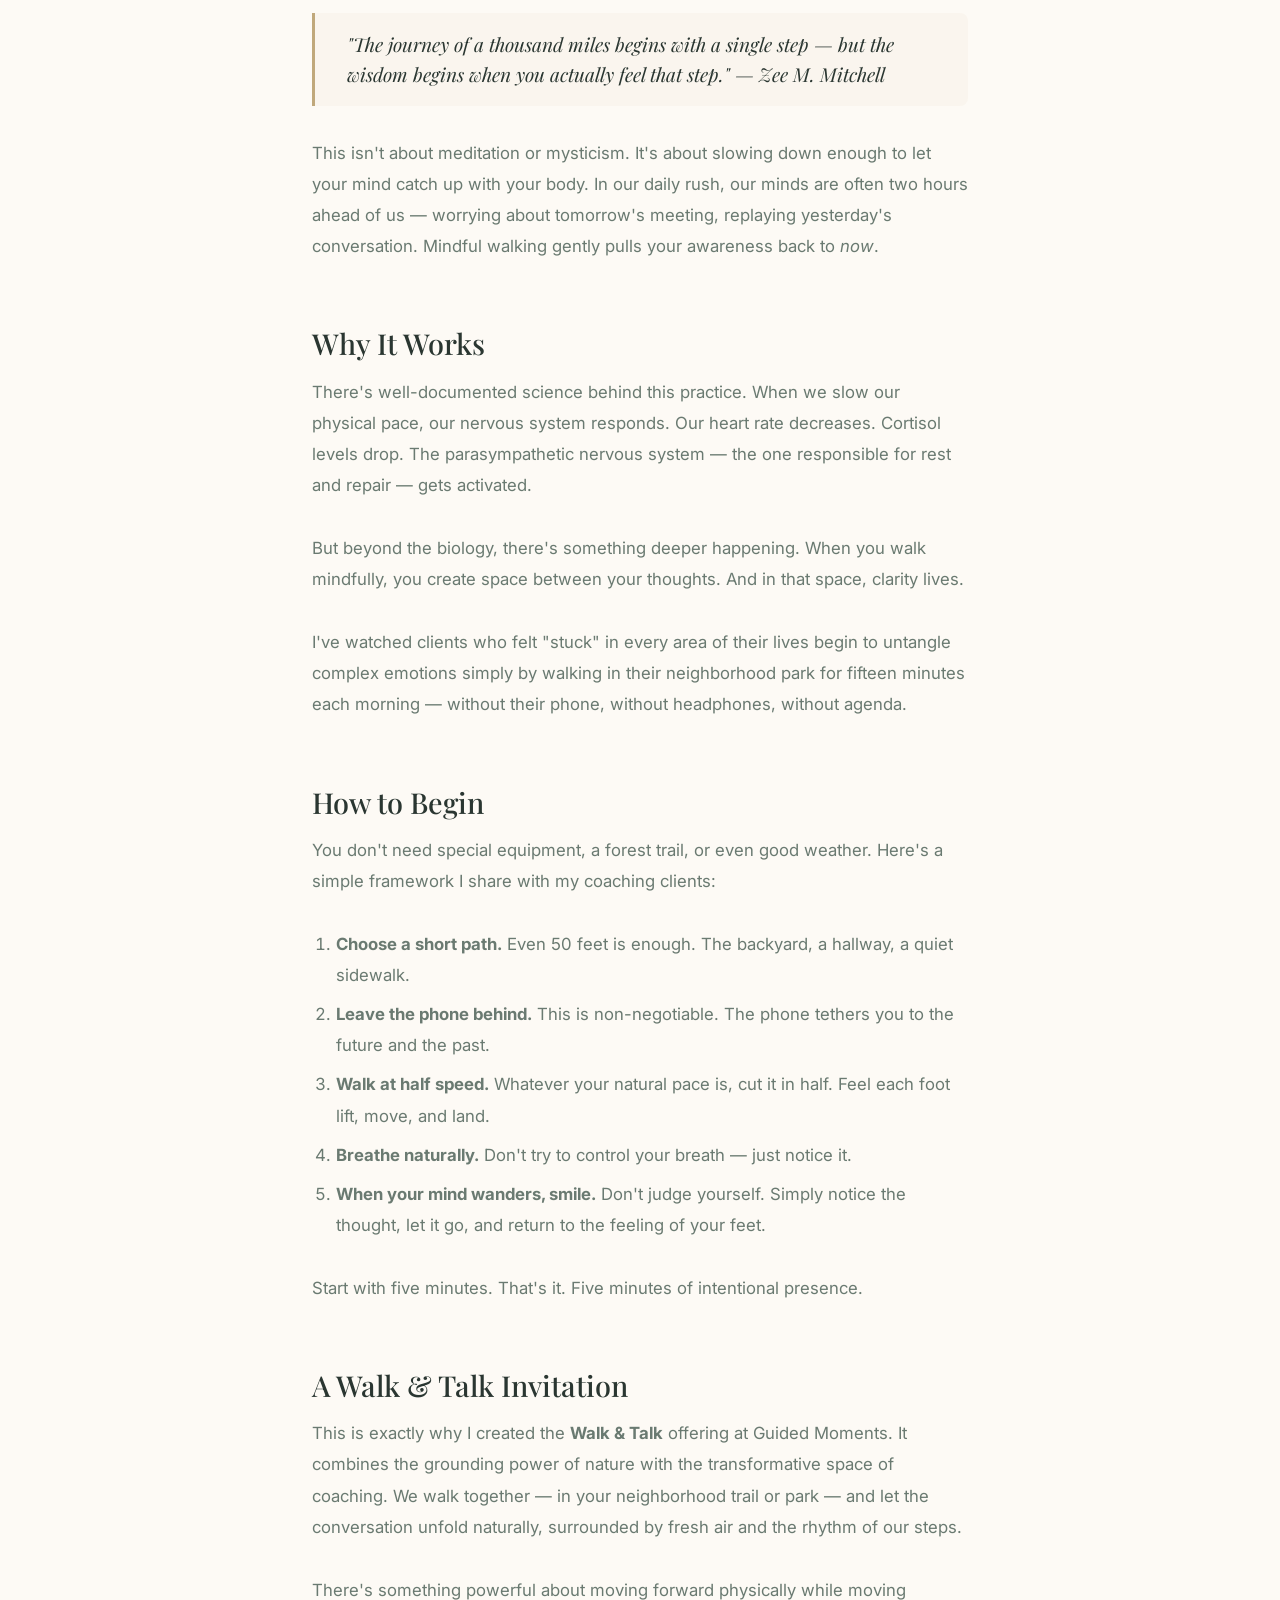
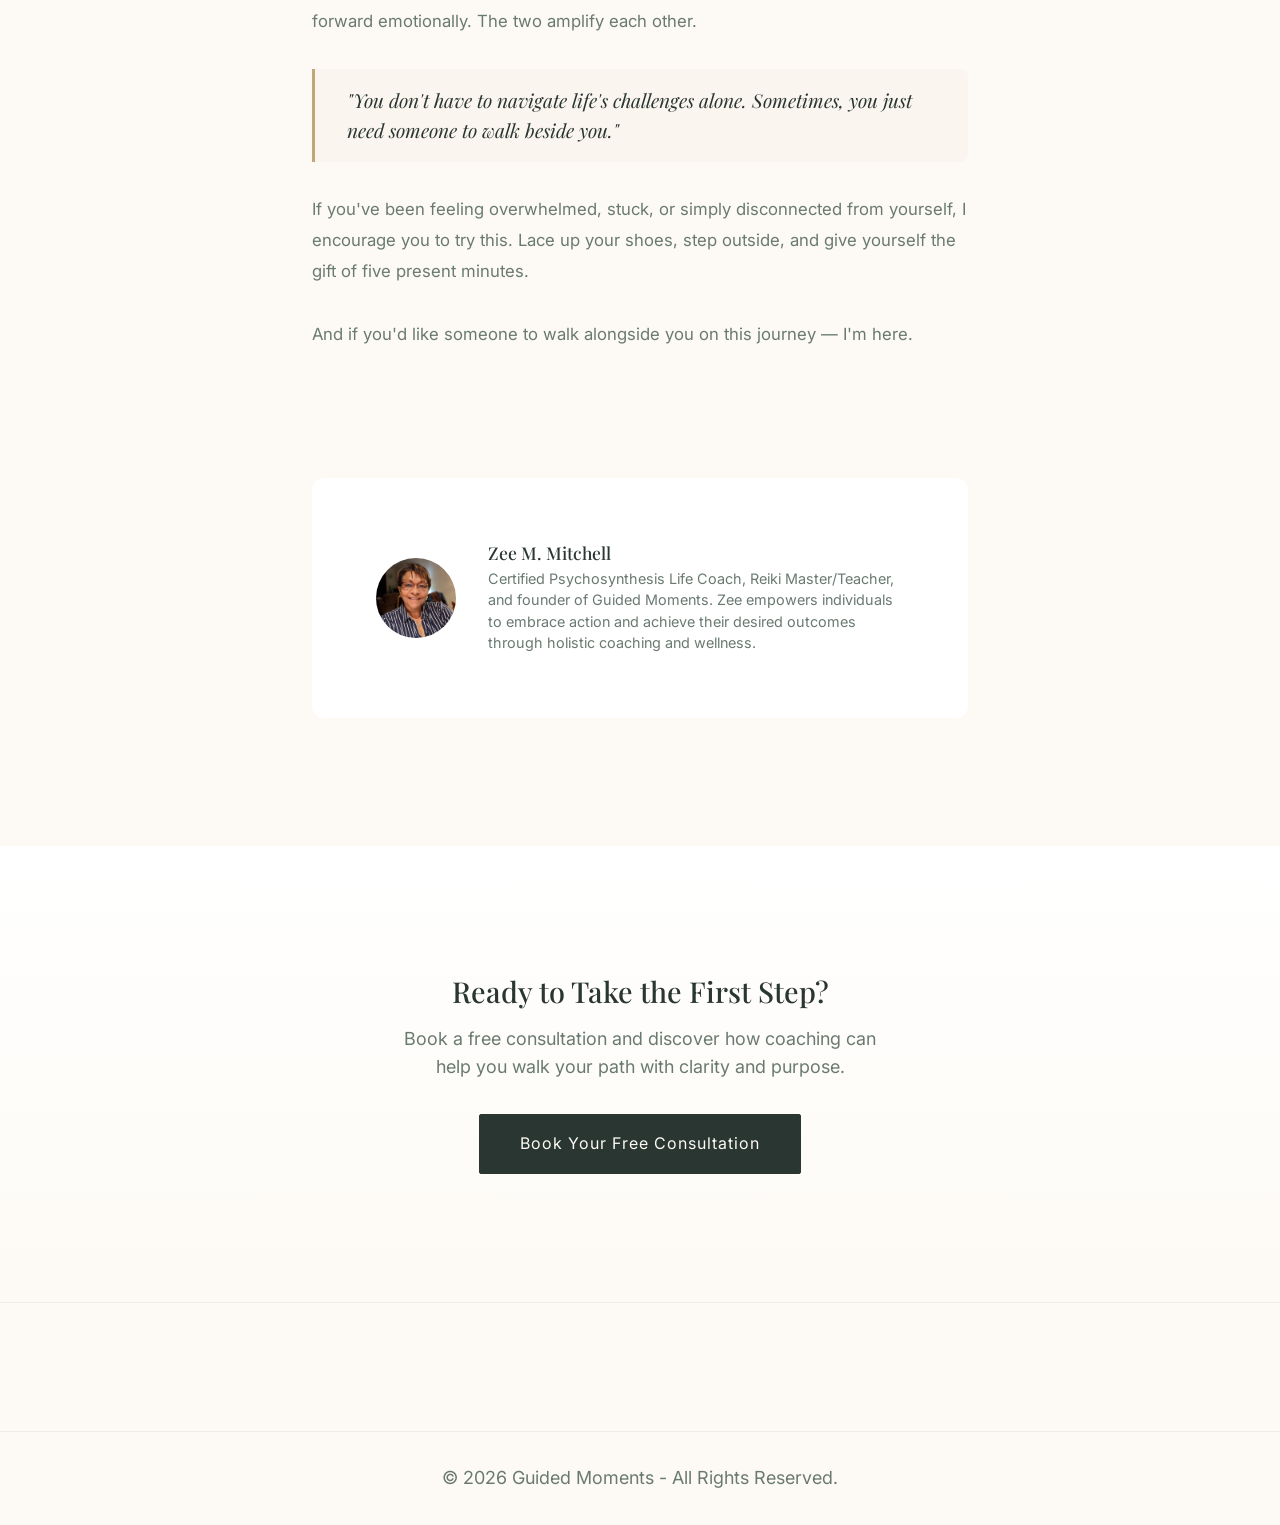
<file: blog/mindful-walking.html>
<!DOCTYPE html>
<html lang="en">
<head>
    <meta charset="UTF-8">
    <meta name="viewport" content="width=device-width, initial-scale=1.0">
    <meta name="description" content="Discover how mindful walking can ground you in the present moment, reduce stress, and unlock clarity. A practice anyone can start today.">
    <title>The Power of Mindful Walking | Guided Moments</title>
    <link rel="canonical" href="https://guidedmoments.com/blog/mindful-walking.html">
    <link rel="icon" type="image/x-icon" href="../assets/images/favicon.ico">
    <meta property="og:type" content="article">
    <meta property="og:title" content="The Power of Mindful Walking">
    <meta property="og:description" content="How slowing down your stride can accelerate your inner clarity.">
    <meta property="og:image" content="https://guidedmoments.com/assets/images/blog-mindful-walking.png">
    <meta property="article:published_time" content="2026-03-15">
    <meta property="article:author" content="Zee M. Mitchell">
    <link rel="preconnect" href="https://fonts.googleapis.com">
    <link rel="preconnect" href="https://fonts.gstatic.com" crossorigin>
    <link href="https://fonts.googleapis.com/css2?family=Inter:wght@300;400;500;600&family=Playfair+Display:wght@400;500;600&display=swap" rel="stylesheet">
    <link rel="stylesheet" href="../css/styles.css?v=5">
    <link rel="stylesheet" href="../css/blog.css?v=1">
    <script type="application/ld+json">
    {
      "@context": "https://schema.org",
      "@type": "BlogPosting",
      "headline": "The Power of Mindful Walking",
      "image": "https://guidedmoments.com/assets/images/blog-mindful-walking.png",
      "author": { "@type": "Person", "name": "Zee M. Mitchell" },
      "publisher": { "@type": "Organization", "name": "Guided Moments" },
      "datePublished": "2026-03-15",
      "description": "How slowing down your stride can accelerate your inner clarity."
    }
    </script>
</head>
<body>

    <nav class="navbar" id="navbar">
        <div class="nav-container">
            <a href="../index.html" class="logo">
                <img src="../assets/images/logo.png" alt="Guided Moments Logo" class="nav-logo-img">
                <span class="nav-logo-text">Guided Moments</span>
            </a>
            <button class="mobile-menu-btn" id="mobile-menu-btn" aria-label="Toggle Menu">
                <span></span><span></span><span></span>
            </button>
            <div class="nav-links" id="nav-links">
                <a href="../index.html#about" class="nav-link">Philosophy</a>
                <a href="../index.html#offerings" class="nav-link">Offerings</a>
                <a href="index.html" class="nav-link">Insights</a>
                <a href="../index.html#connect" class="nav-link cta-outline">Connect</a>
            </div>
        </div>
    </nav>

    <article>
        <header class="article-header">
            <div class="container">
                <a href="index.html" class="back-link">← All Insights</a>
                <span class="article-meta">Wellness • March 15, 2026 • 3 min read</span>
                <h1 class="article-title">The Power of Mindful Walking</h1>
                <p class="article-subtitle">How slowing down your stride can accelerate your inner clarity — and why it's one of the simplest tools for self-discovery.</p>
            </div>
            <img src="../assets/images/blog-mindful-walking.png" alt="A person walking on a peaceful nature trail through morning mist" class="article-hero-img">
        </header>

        <div class="article-body">

            <p>We walk every day — from the bedroom to the kitchen, from the car to the office, from one task to the next. But when was the last time you truly <em>noticed</em> a single step?</p>

            <p>In my coaching practice, I often recommend one of the simplest yet most transformative exercises a client can try: walking with intention. Not walking for exercise, not walking to get somewhere — walking simply to be present with yourself.</p>

            <h2>What Is Mindful Walking?</h2>

            <p>Mindful walking is the practice of bringing full awareness to the act of walking. Instead of treating it as a transition between point A and point B, you treat each step as a destination in itself. You notice the feeling of your feet against the ground. The rhythm of your breath. The way the air feels against your skin.</p>

            <blockquote>"The journey of a thousand miles begins with a single step — but the wisdom begins when you actually feel that step." — Zee M. Mitchell</blockquote>

            <p>This isn't about meditation or mysticism. It's about slowing down enough to let your mind catch up with your body. In our daily rush, our minds are often two hours ahead of us — worrying about tomorrow's meeting, replaying yesterday's conversation. Mindful walking gently pulls your awareness back to <em>now</em>.</p>

            <h2>Why It Works</h2>

            <p>There's well-documented science behind this practice. When we slow our physical pace, our nervous system responds. Our heart rate decreases. Cortisol levels drop. The parasympathetic nervous system — the one responsible for rest and repair — gets activated.</p>

            <p>But beyond the biology, there's something deeper happening. When you walk mindfully, you create space between your thoughts. And in that space, clarity lives.</p>

            <p>I've watched clients who felt "stuck" in every area of their lives begin to untangle complex emotions simply by walking in their neighborhood park for fifteen minutes each morning — without their phone, without headphones, without agenda.</p>

            <h2>How to Begin</h2>

            <p>You don't need special equipment, a forest trail, or even good weather. Here's a simple framework I share with my coaching clients:</p>

            <ol>
                <li><strong>Choose a short path.</strong> Even 50 feet is enough. The backyard, a hallway, a quiet sidewalk.</li>
                <li><strong>Leave the phone behind.</strong> This is non-negotiable. The phone tethers you to the future and the past.</li>
                <li><strong>Walk at half speed.</strong> Whatever your natural pace is, cut it in half. Feel each foot lift, move, and land.</li>
                <li><strong>Breathe naturally.</strong> Don't try to control your breath — just notice it.</li>
                <li><strong>When your mind wanders, smile.</strong> Don't judge yourself. Simply notice the thought, let it go, and return to the feeling of your feet.</li>
            </ol>

            <p>Start with five minutes. That's it. Five minutes of intentional presence.</p>

            <h2>A Walk & Talk Invitation</h2>

            <p>This is exactly why I created the <strong>Walk & Talk</strong> offering at Guided Moments. It combines the grounding power of nature with the transformative space of coaching. We walk together — in your neighborhood trail or park — and let the conversation unfold naturally, surrounded by fresh air and the rhythm of our steps.</p>

            <p>There's something powerful about moving forward physically while moving forward emotionally. The two amplify each other.</p>

            <blockquote>"You don't have to navigate life's challenges alone. Sometimes, you just need someone to walk beside you."</blockquote>

            <p>If you've been feeling overwhelmed, stuck, or simply disconnected from yourself, I encourage you to try this. Lace up your shoes, step outside, and give yourself the gift of five present minutes.</p>

            <p>And if you'd like someone to walk alongside you on this journey — I'm here.</p>

            <div class="author-box">
                <img src="../assets/images/zee_mitchel.jpg" alt="Zee M. Mitchell" class="author-avatar">
                <div class="author-info">
                    <h4>Zee M. Mitchell</h4>
                    <p>Certified Psychosynthesis Life Coach, Reiki Master/Teacher, and founder of Guided Moments. Zee empowers individuals to embrace action and achieve their desired outcomes through holistic coaching and wellness.</p>
                </div>
            </div>
        </div>
    </article>

    <section class="article-cta">
        <h3>Ready to Take the First Step?</h3>
        <p>Book a free consultation and discover how coaching can help you walk your path with clarity and purpose.</p>
        <a href="mailto:zeemitchellgm@gmail.com?subject=Free%20Consultation%20Request" class="btn-primary">Book Your Free Consultation</a>
    </section>

    <footer class="footer">
        <div class="footer-bottom">
            <p>&copy; 2026 Guided Moments - All Rights Reserved.</p>
        </div>
    </footer>

    <script>
        const btn = document.getElementById('mobile-menu-btn');
        const nav = document.getElementById('nav-links');
        if (btn) btn.addEventListener('click', () => { btn.classList.toggle('active'); nav.classList.toggle('active'); });
    </script>
</body>
</html>
</file>
<file: css/styles.css>
/* 
  Guided Moments - Premium Design System
  Concept: Jony Ive Minimalism + Rory Sutherland Behavioral Choice Architecture
  Aesthetics: Ethereal, Calming, High-Ticket Wellness
*/

:root {
  /* Color Palette */
  --color-bg: #FDFAF5; /* Extremely soft cream */
  --color-surface: #FFFFFF;
  --color-text-main: #2A3631; /* Deep forest green / charcoal */
  --color-text-muted: #6A7A71;
  --color-accent: #8E9F8E; /* Muted sage green */
  --color-gold: #C0A87B; /* Muted luxury gold */
  
  /* Typography */
  --font-serif: 'Playfair Display', serif;
  --font-sans: 'Inter', sans-serif;
  
  /* Sizing & Spacing */
  --spacing-xs: 0.5rem;
  --spacing-sm: 1rem;
  --spacing-md: 2rem;
  --spacing-lg: 4rem;
  --spacing-xl: 8rem;
  
  /* Transitions */
  --ease-smooth: 0.6s cubic-bezier(0.22, 1, 0.36, 1);
  --border-radius: 2px;
}

/* Base Reset */
* {
  margin: 0;
  padding: 0;
  box-sizing: border-box;
}

html {
  scroll-behavior: smooth;
  font-size: 16px;
}

body {
  font-family: var(--font-sans);
  background-color: var(--color-bg);
  color: var(--color-text-main);
  line-height: 1.6;
  -webkit-font-smoothing: antialiased;
  -moz-osx-font-smoothing: grayscale;
  overflow-x: hidden;
}

/* Typography Utilities */
h1, h2, h3, h4, .logo {
  font-family: var(--font-serif);
  font-weight: 500;
  color: var(--color-text-main);
  line-height: 1.2;
}

p {
  color: var(--color-text-muted);
  font-size: 1.125rem;
}

a {
  text-decoration: none;
  color: inherit;
  transition: color var(--ease-smooth);
}

.text-center { text-align: center; }
.mx-auto { margin-left: auto; margin-right: auto; }

/* Layout Containers */
.container {
  max-width: 1200px;
  margin: 0 auto;
  padding: 0 var(--spacing-md);
}

.section {
  padding: var(--spacing-xl) 0;
}

.section-label {
  display: block;
  font-family: var(--font-sans);
  text-transform: uppercase;
  letter-spacing: 2px;
  font-size: 0.85rem;
  color: var(--color-gold);
  margin-bottom: var(--spacing-sm);
}

.section-title {
  font-size: 3rem;
  margin-bottom: var(--spacing-md);
}

.section-text {
  max-width: 650px;
  margin-bottom: var(--spacing-md);
}

/* Buttons */
.btn-primary {
  display: inline-block;
  padding: 1rem 2.5rem;
  background-color: var(--color-text-main);
  color: var(--color-bg);
  font-family: var(--font-sans);
  font-weight: 400;
  letter-spacing: 1px;
  border-radius: var(--border-radius);
  transition: all var(--ease-smooth);
  border: 1px solid var(--color-text-main);
}

.btn-primary:hover {
  background-color: transparent;
  color: var(--color-text-main);
}

/* Navigation */
.navbar {
  position: fixed;
  top: 0;
  width: 100%;
  padding: 1.5rem 0;
  z-index: 100;
  transition: background-color var(--ease-smooth), padding var(--ease-smooth);
}

.navbar.scrolled {
  background-color: rgba(253, 250, 245, 0.95);
  backdrop-filter: blur(10px);
  padding: 1rem 0;
  border-bottom: 1px solid rgba(0,0,0,0.05);
}

.nav-container {
  max-width: 1400px;
  margin: 0 auto;
  padding: 0 var(--spacing-md);
  display: flex;
  justify-content: space-between;
  align-items: center;
}

.logo {
  display: flex;
  align-items: center;
  gap: 12px;
}

.nav-logo-img {
  max-height: 40px;
  width: auto;
  object-fit: contain;
}

.nav-logo-text {
  font-family: var(--font-serif);
  font-size: 1.25rem;
  letter-spacing: 0.5px;
  color: var(--color-text-main);
  font-weight: 500;
}

.mobile-menu-btn {
  display: none;
  background: none;
  border: none;
  cursor: pointer;
  flex-direction: column;
  gap: 5px;
  z-index: 200;
}

.mobile-menu-btn span {
  display: block;
  width: 25px;
  height: 2px;
  background-color: var(--color-text-main);
  transition: all var(--ease-smooth);
}

.nav-links {
  display: flex;
  gap: 2rem;
  align-items: center;
}

.nav-link {
  font-size: 0.95rem;
  font-family: var(--font-sans);
  position: relative;
}

.nav-link::after {
  content: '';
  position: absolute;
  width: 0%;
  height: 1px;
  bottom: -4px;
  left: 0;
  background-color: var(--color-text-main);
  transition: width var(--ease-smooth);
}

.nav-link:hover::after {
  width: 100%;
}

.cta-outline {
  border: 1px solid var(--color-text-main);
  padding: 0.5rem 1.5rem;
  border-radius: var(--border-radius);
}
.cta-outline::after { display: none; }
.cta-outline:hover {
  background-color: var(--color-text-main);
  color: var(--color-bg);
}

/* Hero Section */
.hero {
  position: relative;
  height: 100vh;
  min-height: 800px;
  display: flex;
  align-items: center;
  justify-content: center;
  overflow: hidden;
}

.hero-bg {
  position: absolute;
  top: 0;
  left: 0;
  width: 100%;
  height: 100%;
  background-image: url('../assets/images/hero.png');
  background-size: cover;
  background-position: center;
  z-index: -1;
}

/* A soft gradient overlay to ensure text readability without ruining the image */
.hero::after {
  content: '';
  position: absolute;
  inset: 0;
  background: linear-gradient(to top, rgba(253, 250, 245, 1) 0%, rgba(253, 250, 245, 0.2) 60%, rgba(253, 250, 245, 0) 100%);
  z-index: 0;
}

.hero-content {
  position: relative;
  z-index: 1;
  text-align: center;
  max-width: 800px;
  padding: var(--spacing-md);
  margin-top: 10vh;
}

.hero-title {
  font-size: 4.5rem;
  margin-bottom: var(--spacing-sm);
  color: var(--color-text-main);
}

.hero-subtitle {
  font-size: 1.25rem;
  margin-bottom: var(--spacing-lg);
  color: var(--color-text-muted);
}

/* Philosophy Section */
.philosophy-container {
  display: grid;
  grid-template-columns: 1fr 1fr;
  gap: var(--spacing-lg);
  align-items: center;
}

.founder-image-wrapper {
  width: 100%;
  aspect-ratio: 4/5;
  border-radius: var(--border-radius);
  position: relative;
  overflow: hidden;
  box-shadow: 0 20px 40px rgba(0,0,0,0.08);
}

.founder-img {
  width: 100%;
  height: 100%;
  object-fit: cover;
  object-position: center top;
}

/* Offerings Grid */
.offerings-header {
  margin-bottom: var(--spacing-xl);
}

.offerings-grid {
  display: grid;
  grid-template-columns: repeat(auto-fit, minmax(280px, 1fr));
  gap: var(--spacing-lg);
}

.offering-card {
  background: rgba(255, 255, 255, 0.6);
  backdrop-filter: blur(10px);
  -webkit-backdrop-filter: blur(10px);
  padding: var(--spacing-lg) var(--spacing-md);
  border: 1px solid rgba(255, 255, 255, 0.8);
  border-radius: var(--border-radius);
  transition: transform var(--ease-smooth), box-shadow var(--ease-smooth), background-color var(--ease-smooth);
  box-shadow: 0 10px 30px rgba(0,0,0,0.02);
}

.offering-card:hover {
  transform: translateY(-8px);
  box-shadow: 0 25px 50px rgba(0,0,0,0.06);
  background: rgba(255, 255, 255, 0.9);
}

.card-icon {
  font-family: var(--font-serif);
  font-size: 2rem;
  color: var(--color-gold);
  margin-bottom: var(--spacing-sm);
  opacity: 0.7;
}

.card-title {
  font-size: 1.5rem;
  margin-bottom: var(--spacing-sm);
}

.card-text {
  font-size: 1rem;
  margin-bottom: var(--spacing-md);
}

.card-link {
  font-family: var(--font-sans);
  text-transform: uppercase;
  font-size: 0.8rem;
  letter-spacing: 1px;
  color: var(--color-text-main);
  font-weight: 500;
}

.card-link:hover {
  color: var(--color-gold);
}

/* Authority Banner */
.authority-banner {
  background-color: var(--color-surface);
  padding: var(--spacing-md) 0;
  border-bottom: 1px solid rgba(0,0,0,0.05);
}
.authority-text {
  font-family: var(--font-sans);
  text-transform: uppercase;
  letter-spacing: 2px;
  font-size: 0.75rem;
  color: var(--color-text-muted);
  margin-bottom: var(--spacing-sm);
}
.authority-logos {
  display: flex;
  justify-content: center;
  gap: var(--spacing-lg);
  flex-wrap: wrap;
}
.authority-logo {
  font-family: var(--font-serif);
  font-weight: 500;
  color: var(--color-gold);
  font-size: 1.1rem;
  opacity: 0.8;
}

/* Testimonials / Social Proof */
.testimonials {
  background-color: var(--color-bg);
}
.testimonial-grid {
  display: grid;
  grid-template-columns: repeat(auto-fit, minmax(300px, 1fr));
  gap: var(--spacing-lg);
  margin-top: var(--spacing-lg);
}
.testimonial-card {
  background: var(--color-surface);
  padding: var(--spacing-lg);
  border-left: 3px solid var(--color-gold);
  box-shadow: 0 10px 30px rgba(0,0,0,0.03);
}
.testimonial-text {
  font-family: var(--font-serif);
  font-style: italic;
  font-size: 1.25rem;
  color: var(--color-text-main);
  margin-bottom: var(--spacing-md);
}
.testimonial-author {
  font-family: var(--font-sans);
  font-weight: 600;
  font-size: 0.9rem;
  text-transform: uppercase;
  letter-spacing: 1px;
}

/* Insights / Blog */
.insights {
  background-color: var(--color-surface);
}
.insights-grid {
  display: grid;
  grid-template-columns: repeat(auto-fit, minmax(300px, 1fr));
  gap: var(--spacing-lg);
  margin-top: var(--spacing-lg);
}
.insight-card {
  display: block;
  border-radius: var(--border-radius);
  overflow: hidden;
  box-shadow: 0 10px 30px rgba(0,0,0,0.03);
  transition: transform var(--ease-smooth), box-shadow var(--ease-smooth);
  background: var(--color-bg);
}
.insight-card:hover {
  transform: translateY(-8px);
  box-shadow: 0 25px 50px rgba(0,0,0,0.06);
}
.insight-image {
  height: 200px;
  width: 100%;
}
.placeholder-grad-1 { background: linear-gradient(135deg, #e0e5e0, #f4f5f4); }
.placeholder-grad-2 { background: linear-gradient(135deg, #f0ebd8, #f8f6f0); }
.placeholder-grad-3 { background: linear-gradient(135deg, #e8ecef, #f2f4f5); }
.insight-content {
  padding: var(--spacing-md);
}
.insight-meta {
  font-family: var(--font-sans);
  font-size: 0.8rem;
  color: var(--color-gold);
  text-transform: uppercase;
  letter-spacing: 1px;
  display: block;
  margin-bottom: var(--spacing-xs);
}
.insight-title {
  font-size: 1.35rem;
  margin-bottom: 0;
}

/* Credential Tags */
.credentials-list {
  display: flex;
  flex-wrap: wrap;
  gap: 0.5rem;
  margin-top: var(--spacing-sm);
  margin-bottom: var(--spacing-sm);
}
.credential-tag {
  display: inline-block;
  padding: 0.4rem 1rem;
  background: linear-gradient(135deg, rgba(192, 168, 123, 0.12), rgba(192, 168, 123, 0.06));
  border: 1px solid rgba(192, 168, 123, 0.3);
  border-radius: 50px;
  font-family: var(--font-sans);
  font-size: 0.8rem;
  font-weight: 500;
  color: var(--color-text-main);
  letter-spacing: 0.5px;
}

/* Star Ratings */
.stars {
  color: var(--color-gold);
  font-size: 1.2rem;
  letter-spacing: 2px;
  margin-bottom: var(--spacing-sm);
}

/* FAQ Accordion */
.faq-section {
  background-color: var(--color-bg);
}
.faq-container {
  max-width: 750px;
  margin: var(--spacing-lg) auto 0;
}
.faq-item {
  border-bottom: 1px solid rgba(0,0,0,0.08);
}
.faq-question {
  width: 100%;
  display: flex;
  justify-content: space-between;
  align-items: center;
  background: none;
  border: none;
  padding: var(--spacing-md) 0;
  cursor: pointer;
  font-family: var(--font-serif);
  font-size: 1.2rem;
  color: var(--color-text-main);
  text-align: left;
  transition: color var(--ease-smooth);
}
.faq-question:hover {
  color: var(--color-gold);
}
.faq-icon {
  font-family: var(--font-sans);
  font-size: 1.5rem;
  font-weight: 300;
  transition: transform var(--ease-smooth);
  color: var(--color-gold);
  flex-shrink: 0;
  margin-left: var(--spacing-md);
}
.faq-item.active .faq-icon {
  transform: rotate(45deg);
}
.faq-answer {
  max-height: 0;
  overflow: hidden;
  transition: max-height 0.5s cubic-bezier(0.22, 1, 0.36, 1), padding 0.5s cubic-bezier(0.22, 1, 0.36, 1);
  padding: 0 0;
}
.faq-item.active .faq-answer {
  max-height: 300px;
  padding: 0 0 var(--spacing-md) 0;
}
.faq-answer p {
  font-size: 1rem;
  line-height: 1.7;
}

/* Social Links */
.social-links {
  display: flex;
  gap: var(--spacing-sm);
}
.social-icon {
  display: flex;
  align-items: center;
  justify-content: center;
  width: 40px;
  height: 40px;
  border-radius: 50%;
  border: 1px solid rgba(0,0,0,0.1);
  color: var(--color-text-muted);
  transition: all var(--ease-smooth);
}
.social-icon:hover {
  background-color: var(--color-text-main);
  color: var(--color-bg);
  border-color: var(--color-text-main);
}

/* Voice & Ear Section */
.voice-ear {
  background-color: var(--color-surface);
  padding: var(--spacing-xl) 0;
}

/* Footer / CTA */
.footer {
  padding: var(--spacing-xl) 0 0 0;
  border-top: 1px solid rgba(0,0,0,0.05);
}

.footer-container {
  display: grid;
  grid-template-columns: 2fr 1fr;
  gap: var(--spacing-xl);
  margin-bottom: var(--spacing-xl);
}

.footer-title {
  font-size: 2.5rem;
  margin-bottom: var(--spacing-sm);
}

.footer-text {
  margin-bottom: var(--spacing-lg);
}

.minimal-form {
  display: flex;
  max-width: 450px;
  border-bottom: 1px solid var(--color-text-main);
  padding-bottom: 0.5rem;
}

.form-input {
  flex-grow: 1;
  border: none;
  background: transparent;
  padding: 0.5rem 0;
  font-family: var(--font-sans);
  font-size: 1rem;
  outline: none;
  color: var(--color-text-main);
}

.form-input::placeholder {
  color: var(--color-text-muted);
  opacity: 0.5;
}

.btn-submit {
  background: transparent;
  border: none;
  font-family: var(--font-sans);
  text-transform: uppercase;
  letter-spacing: 1px;
  color: var(--color-text-main);
  cursor: pointer;
  font-weight: 500;
  transition: color var(--ease-smooth);
}

.btn-submit:hover {
  color: var(--color-gold);
}

.footer-col h4 {
  margin-bottom: var(--spacing-sm);
  font-family: var(--font-sans);
  text-transform: uppercase;
  letter-spacing: 1px;
  font-size: 0.85rem;
  color: var(--color-gold);
}

.footer-col a {
  display: block;
  margin-bottom: 0.5rem;
  color: var(--color-text-muted);
}

.footer-bottom {
  text-align: center;
  padding: var(--spacing-md);
  border-top: 1px solid rgba(0,0,0,0.05);
  font-size: 0.85rem;
  color: var(--color-text-muted);
}

/* Responsive */
@media (max-width: 768px) {
  .hero-title {
    font-size: 2.8rem;
  }
  .philosophy-container {
    grid-template-columns: 1fr;
  }
  .footer-container {
    grid-template-columns: 1fr;
  }
  /* Mobile Menu Styles */
  .mobile-menu-btn {
    display: flex;
  }
  .nav-links {
    position: fixed;
    top: 0;
    right: 0;
    transform: translateX(100%);
    width: 80%;
    max-width: 400px;
    height: 100vh;
    background-color: rgba(253, 250, 245, 0.98);
    backdrop-filter: blur(20px);
    -webkit-backdrop-filter: blur(20px);
    flex-direction: column;
    justify-content: center;
    align-items: center;
    transition: transform var(--ease-smooth);
    box-shadow: -10px 0 30px rgba(0,0,0,0.05);
    z-index: 150;
  }
  .nav-links.active {
    transform: translateX(0);
  }
  /* Hamburger to X animation */
  .mobile-menu-btn.active span:nth-child(1) {
    transform: translateY(7px) rotate(45deg);
  }
  .mobile-menu-btn.active span:nth-child(2) {
    opacity: 0;
  }
  .mobile-menu-btn.active span:nth-child(3) {
    transform: translateY(-7px) rotate(-45deg);
  }
}
</file>
<file: css/blog.css>
/* Blog Styles — Guided Moments */

/* Blog Listing Page */
.blog-hero {
  padding: calc(var(--spacing-xl) + 80px) 0 var(--spacing-lg);
  text-align: center;
  background: linear-gradient(180deg, var(--color-bg) 0%, var(--color-surface) 100%);
}

.blog-grid {
  display: grid;
  grid-template-columns: repeat(auto-fill, minmax(340px, 1fr));
  gap: var(--spacing-lg);
  margin-top: var(--spacing-lg);
}

.blog-card {
  background: var(--color-surface);
  border-radius: 12px;
  overflow: hidden;
  text-decoration: none;
  color: inherit;
  transition: transform var(--ease-smooth), box-shadow var(--ease-smooth);
  box-shadow: 0 2px 20px rgba(0,0,0,0.04);
}
.blog-card:hover {
  transform: translateY(-6px);
  box-shadow: 0 12px 40px rgba(0,0,0,0.1);
}
.blog-card-image {
  width: 100%;
  height: 240px;
  object-fit: cover;
}
.blog-card-body {
  padding: var(--spacing-md) var(--spacing-md) var(--spacing-lg);
}
.blog-card-meta {
  font-family: var(--font-sans);
  font-size: 0.75rem;
  font-weight: 600;
  text-transform: uppercase;
  letter-spacing: 1.5px;
  color: var(--color-gold);
  margin-bottom: var(--spacing-xs);
}
.blog-card-title {
  font-family: var(--font-serif);
  font-size: 1.4rem;
  line-height: 1.3;
  margin-bottom: var(--spacing-sm);
  color: var(--color-text-main);
}
.blog-card-excerpt {
  font-size: 0.95rem;
  line-height: 1.6;
  color: var(--color-text-muted);
}
.blog-card-read {
  display: inline-block;
  margin-top: var(--spacing-sm);
  font-family: var(--font-sans);
  font-size: 0.85rem;
  font-weight: 600;
  text-transform: uppercase;
  letter-spacing: 1px;
  color: var(--color-text-main);
}
.blog-card:hover .blog-card-read {
  color: var(--color-gold);
}

/* Article Page */
.article-header {
  padding: calc(80px + var(--spacing-xl)) 0 var(--spacing-md);
  text-align: center;
  background: linear-gradient(180deg, var(--color-bg) 0%, var(--color-surface) 100%);
}
.article-meta {
  font-family: var(--font-sans);
  font-size: 0.8rem;
  font-weight: 600;
  text-transform: uppercase;
  letter-spacing: 1.5px;
  color: var(--color-gold);
  margin-bottom: var(--spacing-sm);
}
.article-title {
  font-family: var(--font-serif);
  font-size: clamp(2rem, 5vw, 3.2rem);
  line-height: 1.15;
  color: var(--color-text-main);
  max-width: 800px;
  margin: 0 auto var(--spacing-sm);
}
.article-subtitle {
  font-family: var(--font-sans);
  font-size: 1.1rem;
  color: var(--color-text-muted);
  max-width: 600px;
  margin: 0 auto;
}
.article-hero-img {
  width: 100%;
  max-height: 500px;
  object-fit: cover;
  margin-top: var(--spacing-lg);
  border-radius: 0;
}
.article-body {
  max-width: 720px;
  margin: 0 auto;
  padding: var(--spacing-lg) var(--spacing-md) var(--spacing-xl);
}
.article-body h2 {
  font-family: var(--font-serif);
  font-size: 1.8rem;
  color: var(--color-text-main);
  margin: var(--spacing-lg) 0 var(--spacing-sm);
}
.article-body h3 {
  font-family: var(--font-serif);
  font-size: 1.35rem;
  color: var(--color-text-main);
  margin: var(--spacing-md) 0 var(--spacing-sm);
}
.article-body p {
  font-size: 1.05rem;
  line-height: 1.85;
  color: var(--color-text-muted);
  margin-bottom: var(--spacing-md);
}
.article-body blockquote {
  border-left: 3px solid var(--color-gold);
  padding: var(--spacing-sm) var(--spacing-md);
  margin: var(--spacing-md) 0;
  font-family: var(--font-serif);
  font-size: 1.2rem;
  font-style: italic;
  color: var(--color-text-main);
  background: rgba(192, 168, 123, 0.06);
  border-radius: 0 8px 8px 0;
}
.article-body ul, .article-body ol {
  padding-left: 1.5rem;
  margin-bottom: var(--spacing-md);
}
.article-body li {
  font-size: 1.05rem;
  line-height: 1.85;
  color: var(--color-text-muted);
  margin-bottom: 0.5rem;
}

/* Author Box */
.author-box {
  display: flex;
  align-items: center;
  gap: var(--spacing-md);
  padding: var(--spacing-lg);
  background: var(--color-surface);
  border-radius: 12px;
  margin-top: var(--spacing-xl);
}
.author-avatar {
  width: 80px;
  height: 80px;
  border-radius: 50%;
  object-fit: cover;
  flex-shrink: 0;
}
.author-info h4 {
  font-family: var(--font-serif);
  font-size: 1.1rem;
  margin-bottom: 0.25rem;
}
.author-info p {
  font-size: 0.9rem;
  line-height: 1.5;
  color: var(--color-text-muted);
  margin-bottom: 0;
}

/* Back link */
.back-link {
  display: inline-flex;
  align-items: center;
  gap: 0.5rem;
  font-family: var(--font-sans);
  font-size: 0.85rem;
  font-weight: 500;
  text-transform: uppercase;
  letter-spacing: 1px;
  color: var(--color-text-muted);
  text-decoration: none;
  padding: var(--spacing-md) 0;
  transition: color var(--ease-smooth);
}
.back-link:hover {
  color: var(--color-gold);
}

/* Article CTA */
.article-cta {
  text-align: center;
  padding: var(--spacing-xl) var(--spacing-md);
  background: linear-gradient(180deg, var(--color-surface) 0%, var(--color-bg) 100%);
}
.article-cta h3 {
  font-family: var(--font-serif);
  font-size: 1.8rem;
  margin-bottom: var(--spacing-sm);
  color: var(--color-text-main);
}
.article-cta p {
  color: var(--color-text-muted);
  max-width: 500px;
  margin: 0 auto var(--spacing-md);
}

/* Responsive */
@media (max-width: 768px) {
  .blog-grid {
    grid-template-columns: 1fr;
  }
  .author-box {
    flex-direction: column;
    text-align: center;
  }
  .article-hero-img {
    max-height: 300px;
  }
}
</file>
